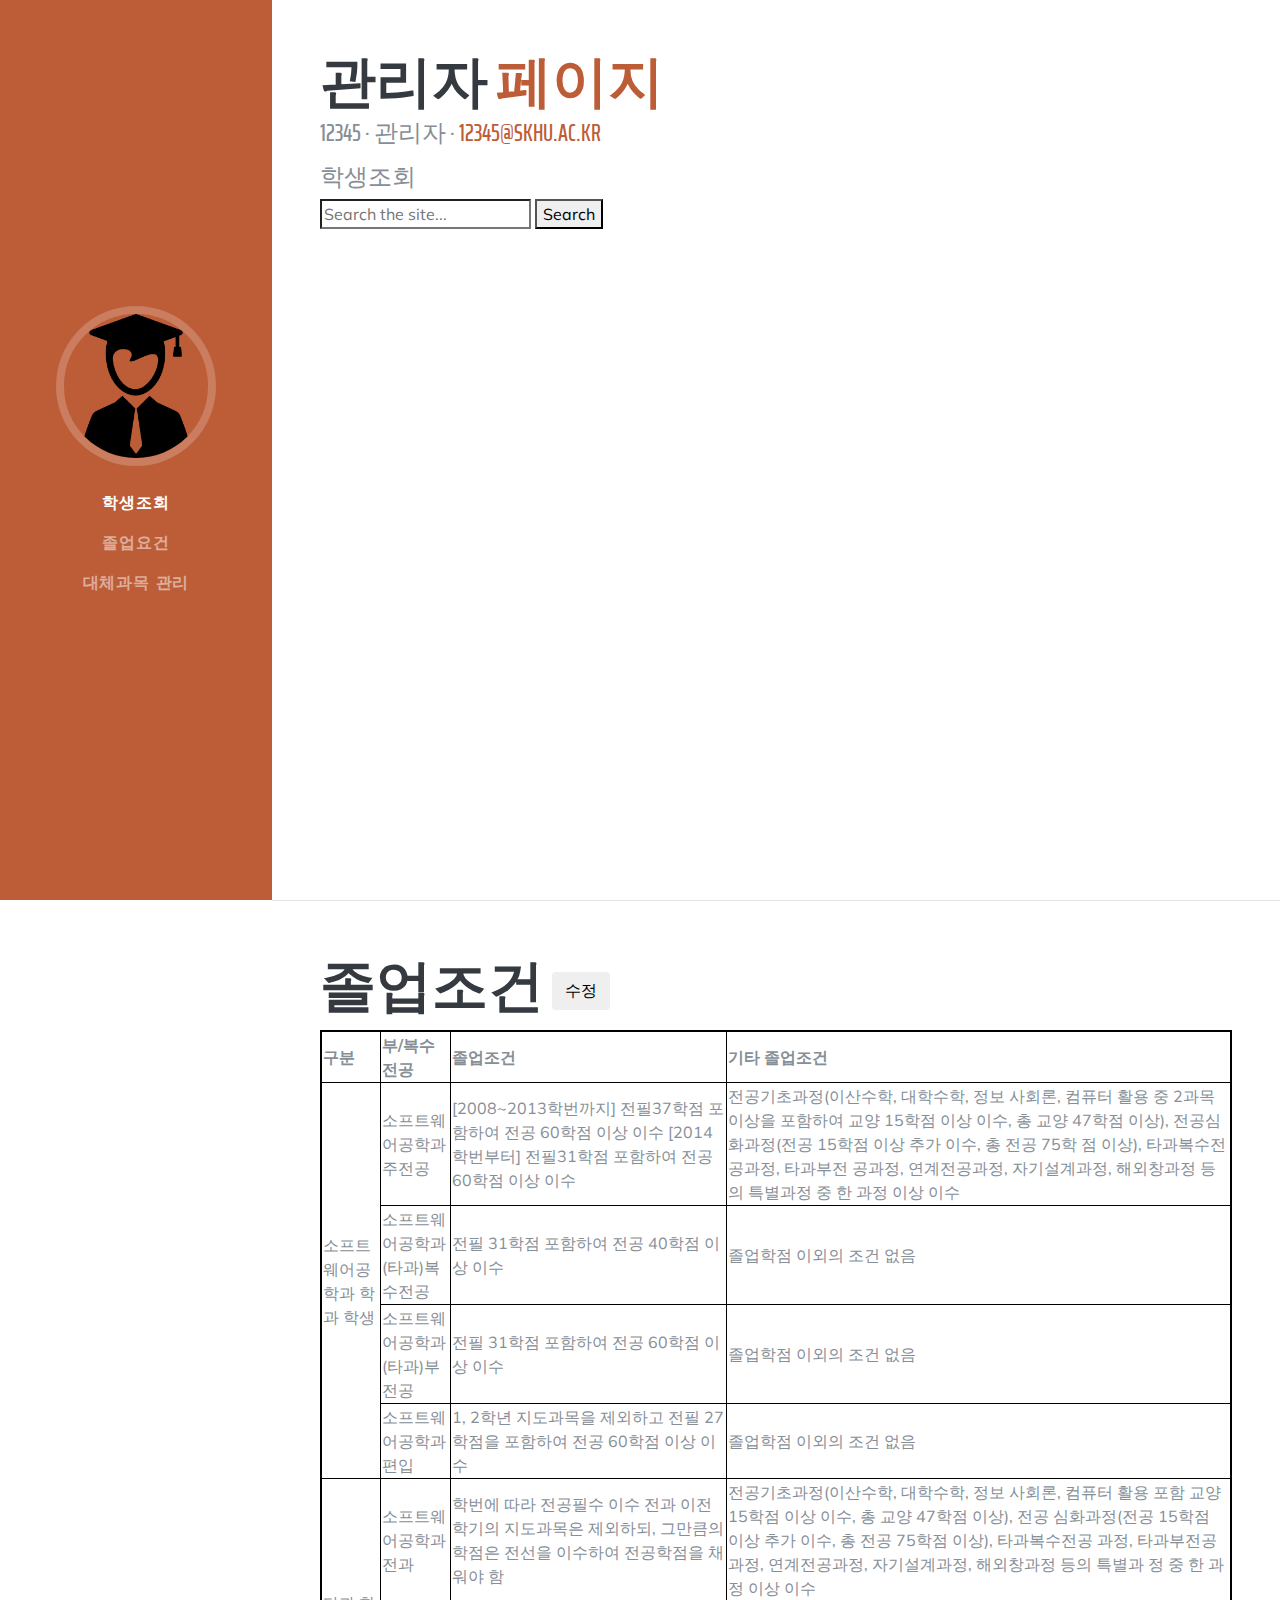
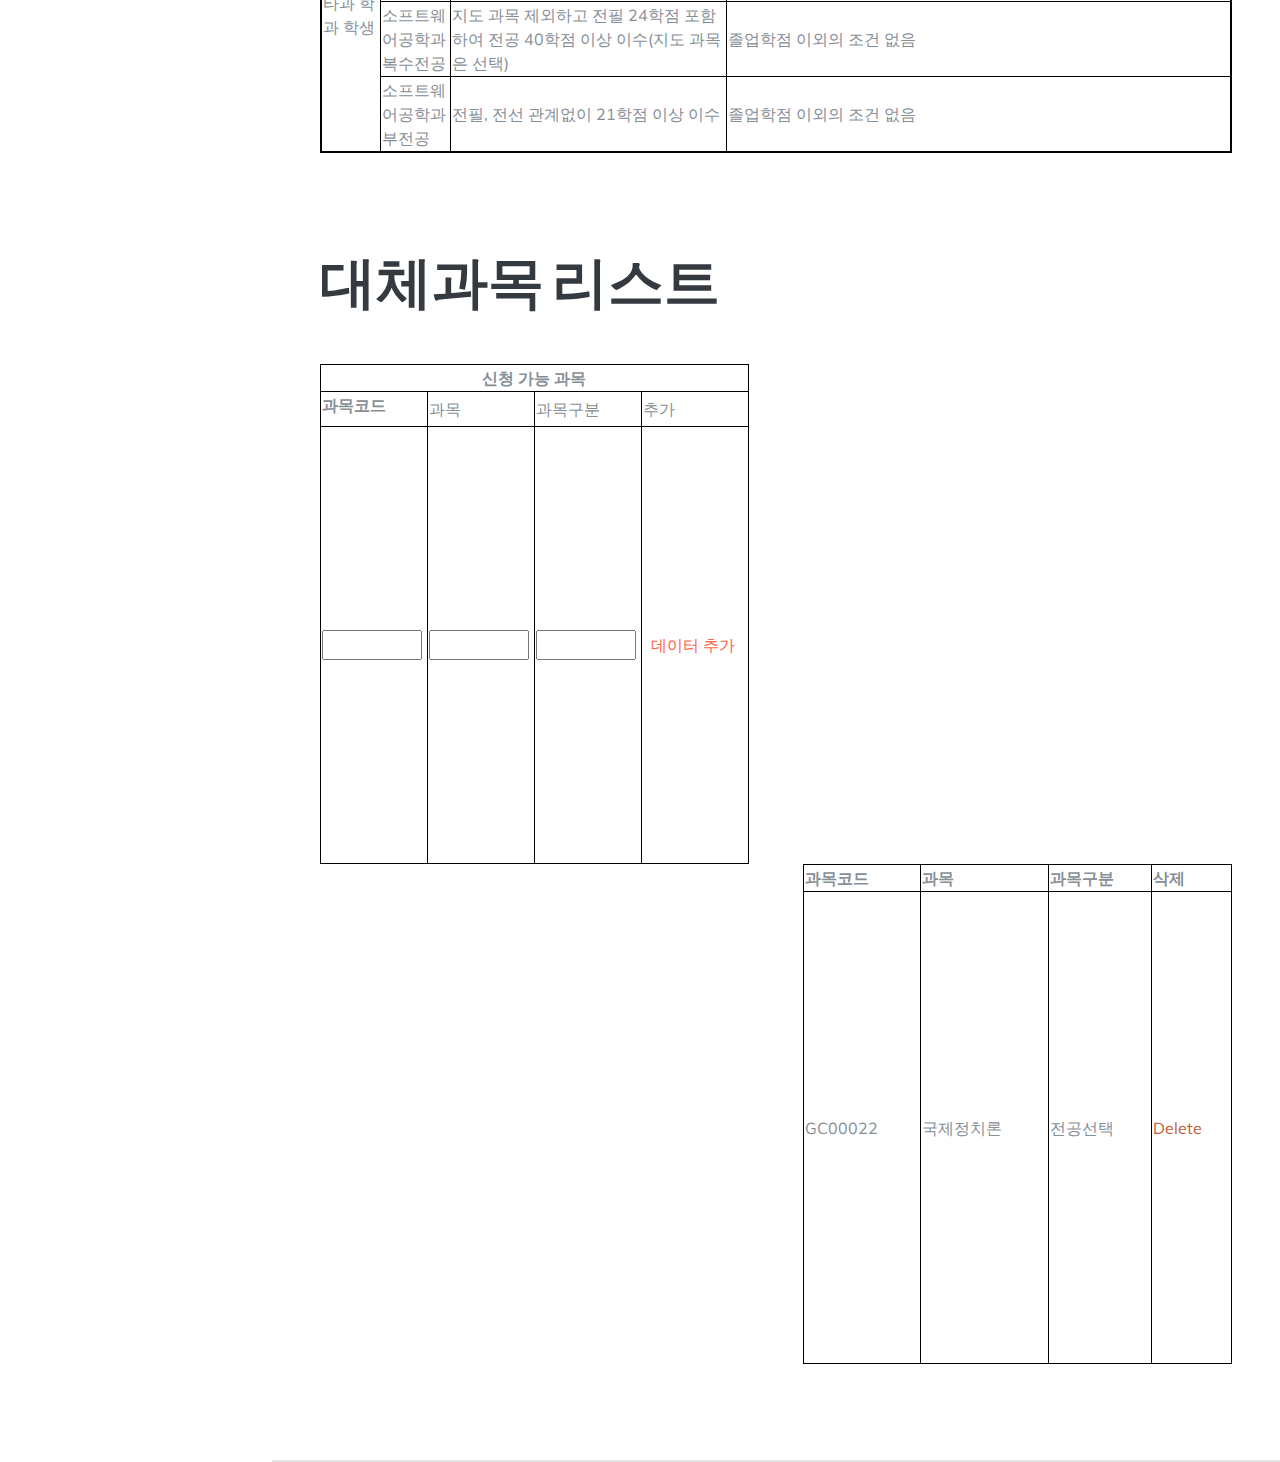
<file: LetMeGraduation/index.html>
<!DOCTYPE html>
<html lang="en">

<head>

    <meta charset="utf-8">
    <meta name="viewport" content="width=device-width, initial-scale=1, shrink-to-fit=no">
    <meta name="description" content="">
    <meta name="author" content="">

    <title>졸업시켜조 - 졸업요건</title>

    <!-- Bootstrap core CSS -->
    <link href="vendor/bootstrap/css/bootstrap.min.css" rel="stylesheet">

    <!-- Custom fonts for this template -->
    <link href="https://fonts.googleapis.com/css?family=Saira+Extra+Condensed:500,700" rel="stylesheet">
    <link href="https://fonts.googleapis.com/css?family=Muli:400,400i,800,800i" rel="stylesheet">
    <link href="vendor/fontawesome-free/css/all.min.css" rel="stylesheet">

    <!-- Custom styles for this template -->
    <link href="css/resume.min.css" rel="stylesheet">

</head>

<body id="page-top">

<nav class="navbar navbar-expand-lg navbar-dark bg-primary fixed-top" id="sideNav">
    <a class="navbar-brand js-scroll-trigger" href="index2.html">
        <span class="d-block d-lg-none">관리자</span>
        <span class="d-none d-lg-block">
          <img class="img-fluid img-profile rounded-circle mx-auto mb-2" src="img/profile.jpg" alt="">
        </span>
    </a>
    <button class="navbar-toggler" type="button" data-toggle="collapse" data-target="#navbarSupportedContent"
            aria-controls="navbarSupportedContent" aria-expanded="false" aria-label="Toggle navigation">
        <span class="navbar-toggler-icon"></span>
    </button>
    <div class="collapse navbar-collapse" id="navbarSupportedContent">
        <ul class="navbar-nav">
            <li class="nav-item">
                <a class="nav-link js-scroll-trigger" href="#about">학생조회</a>
            </li>
               <li class="nav-item">
                <a class="nav-link js-scroll-trigger" href="#elective">졸업요건</a>
            </li>
            <li class="nav-item">
                <a class="nav-link js-scroll-trigger" href="#major_search">대체과목 관리</a>
            </li>                       
        </ul>
    </div>
</nav>

<div class="container-fluid p-0">

    <section class="resume-section p-3 p-lg-5 d-flex d-column" id="about">
        <div class="my-0">
            <h2 class="mb-0">관리자
                <span class="text-primary">페이지</span>
            </h2>
            <div class="subheading mb-2">12345 · 관리자 ·
                <a href="mailto:jih9306@gmail.com">12345@skhu.ac.kr</a>
            </div>
            <div class="subheading mb-1">학생조회</div>
            <form role="search">
                    <div class="search-control">
                        <input type="search" id="site-search" name="q"
                               placeholder="Search the site..."
                               aria-label="Search through site content">
                        <button>Search</button>
                    </div>
                </form>                
                
        </div>
        <!--<p class="lead mb-5">I am experienced in leveraging agile frameworks to provide a robust synopsis for high level overviews. Iterative approaches to corporate strategy foster collaborative thinking to further the overall value proposition.</p>!-->
        <!--
        <div class="social-icons">
            <a href="#">
              <i class="fab fa-linkedin-in"></i>
            </a>
            <a href="#">
              <i class="fab fa-github"></i>
            </a>
            <a href="#">
              <i class="fab fa-twitter"></i>
            </a>
            <a href="#">
              <i class="fab fa-facebook-f"></i>
            </a>
          </div>
          !-->
    </section>

    <hr class="m-0">

    <section class="resume-section p-3 p-lg-5 d-flex flex-column" id="elective">
        <div class="my-auto">
            <h2 class="mb-2">졸업조건 <button class="btn btn-default" >수정</button></h2>
            </div>
            <table style="border: solid black 2px;">
                    <thead style="border: solid black 1px;">
                        <tr>
                            <th>구분</th>
                            <th>부/복수전공</th>
                            <th>졸업조건</th>
                            <th>기타 졸업조건</th>
                        </tr>
                    </thead>
                    <tbody style="border:solid black 1px;">
                    <tr>
                        <td rowspan="4">소프트웨어공학과 학과 학생</td>
                        <td>소프트웨어공학과 주전공</td>
                        <td>[2008~2013학번까지] 전필37학점 포함하여 전공 60학점 이상 이수 [2014학번부터] 전필31학점 포함하여 전공 60학점 이상 이수
                            </td>
                        <td>전공기초과정(이산수학, 대학수학, 정보 사회론, 컴퓨터 활용 중 2과목 이상을 포함하여 교양 15학점 이상 이수, 총 교양 47학점 이상), 전공심화과정(전공 15학점 이상 추가 이수, 총 전공 75학 점 이상), 타과복수전공과정, 타과부전 공과정, 연계전공과정, 자기설계과정, 해외창과정 등의 특별과정 중 한 과정 이상 이수</td>
                    </tr>
                    <tr>
                        <td>소프트웨어공학과 (타과)복수전공</td>
                        <td>전필 31학점 포함하여 전공 40학점 이상 이수 </td>
                        <td>졸업학점 이외의 조건 없음 </td>
                    </tr>
                    <tr>
                        <td>소프트웨어공학과 (타과)부전공</td>
                        <td>전필 31학점 포함하여 전공 60학점 이상 이수</td>
                        <td>졸업학점 이외의 조건 없음</td>
                    </tr>
                    <tr>
                        <td>소프트웨어공학과 편입 </td>
                        <td>1, 2학년 지도과목을 제외하고 전필 27학점을 포함하여 전공 60학점 이상 이수 </td>
                        <td>졸업학점 이외의 조건 없음</td>
                    </tr>
                    <tr>
                       <td rowspan="3">타과 학과 학생</td>
                        <td>소프트웨어공학과 전과</td>
                        <td>학번에 따라 전공필수 이수 전과 이전 학기의 지도과목은 제외하되, 그만큼의 학점은 전선을 이수하여 전공학점을 채워야 함</td>
                        <td>전공기초과정(이산수학, 대학수학, 정보 사회론, 컴퓨터 활용 포함 교양 15학점 이상 이수, 총 교양 47학점 이상), 전공 심화과정(전공 15학점 이상 추가 이수, 총 전공 75학점 이상),  타과복수전공 과정, 타과부전공과정, 연계전공과정, 자기설계과정, 해외창과정 등의 특별과 정 중 한 과정 이상 이수</td>
                    </tr>
                    <tr>
                        <td>소프트웨어공학과 복수전공</td>
                        <td>지도 과목 제외하고 전필 24학점 포함하여 전공 40학점 이상 이수(지도 과목은 선택)</td>
                        <td>졸업학점 이외의 조건 없음</td>
                    </tr>
                    <tr>
                        <td>소프트웨어공학과 부전공</td>
                        <td>전필, 전선 관계없이 21학점 이상 이수</td>
                        <td>졸업학점 이외의 조건 없음</td>
                    </tr>
                    </tbody>
                </table>
    </section>
<!--
    <section class="resume-section p-3 p-lg-5 d-flex flex-column" id="elective">
    <hr class="m-5">
    <table class="t2" id="append_table">
    <colgroup>
    <col style="width:70px">
    <col style="width:200px">
    <col style="width:300px">
    <col style="width:200px">
    </colgroup>

    <thead>
    <tr>
        <th><label for="add_no">폐강과목</label></th>
        <th>대체과목</th>
        <th>Action</th>
    </tr>
    </thead>

    <tbody>
    <tr>
        <td><input type="text" id="add_no"></td>
        <td><input type="text" id="add_name"></td>
        <td><button type="button" id="append_row">데이터 추가</button></td>
    </tr>
    </tbody>

    </table>

        <h2 class="mb-5">대체과목 리스트</h2>
        <div class="mb-5">
        <table class="t2" id="list_table">
                <thead>
                    <tr>
                        <th>폐강과목</th>
                        <th>대체과목</th>
                        <th>삭제</th>
                    </tr>
                </thead>
                <tbody>
                    <tr>
                        <td>과목1</td>
                        <td>과목2</td>
                        <td>
                            <a href="#" class="delete-link">Delete</a>
                        </td>
                    </tr>
                   
                </tbody>
            </table>
        </div>
          
        </div>
        
    </section>

-->
<div class="container-fluid p-0">
        <section class="resume-section p-3 p-lg-5 d-flex flex-column" id="major_replace">
            <h2 class="mb-5">대체과목 리스트</h2>
            
            <table  class="t2"  style="width:47%; float:left;" id="append_table">
                    <thead>
                    <tr>
                         <th style="text-align:center" colspan="4">신청 가능 과목</th>
                    </tr>
                    <tr>
                        <th><label for="add_no">과목코드</label></th>
                        <td>과목</td>
                        <td>과목구분</td>
                        <td>추가</td>
                    </tr>
                    </thead>
        
                    <tbody>
                    <tr>
                        <td><input style="width:100px" type="text" id="add_no"></td>
                        <td><input style="width:100px" type="text" id="add_name"></td>
                        <td><input style="width:100px" type="test" id="add_list"></td>
                        <td><button type="button" id="append_row" style="width:100px; border:none; background-color: white; color: tomato">데이터 추가</button></td>
                    </tr>
                    </tbody>
        
            </table>
                <div class="mb-5">
                <table  class="t2" id="list_table" style="width:47% ;float:right">
                        <thead>
                            <tr>
                                <th>과목코드</th>
                                <th>과목</th>
                                <th>과목구분</th>
                                <th>삭제</th>
                            </tr>
                        </thead>
                        <tbody>
                            <tr>
                               <td>GC00022</td>
                                <td>국제정치론</td>
                                <td>전공선택</td>
                                <td>
                                    <a href="#" class="delete-link">Delete</a>
                                </td>
                            </tr>
                           
                        </tbody>
                    </table>
                </div>
    
                </div>
            </section>

    <hr class="m-0">
    </section>

    <hr class="m-0">


</div>

<!-- Bootstrap core JavaScript -->
<script src="vendor/jquery/jquery.min.js"></script>
<script src="vendor/bootstrap/js/bootstrap.bundle.min.js"></script>

<!-- Plugin JavaScript -->
<script src="vendor/jquery-easing/jquery.easing.min.js"></script>

<!-- Custom scripts for this template -->
<script src="js/resume.min.js"></script>

</body>

</html>
</file>
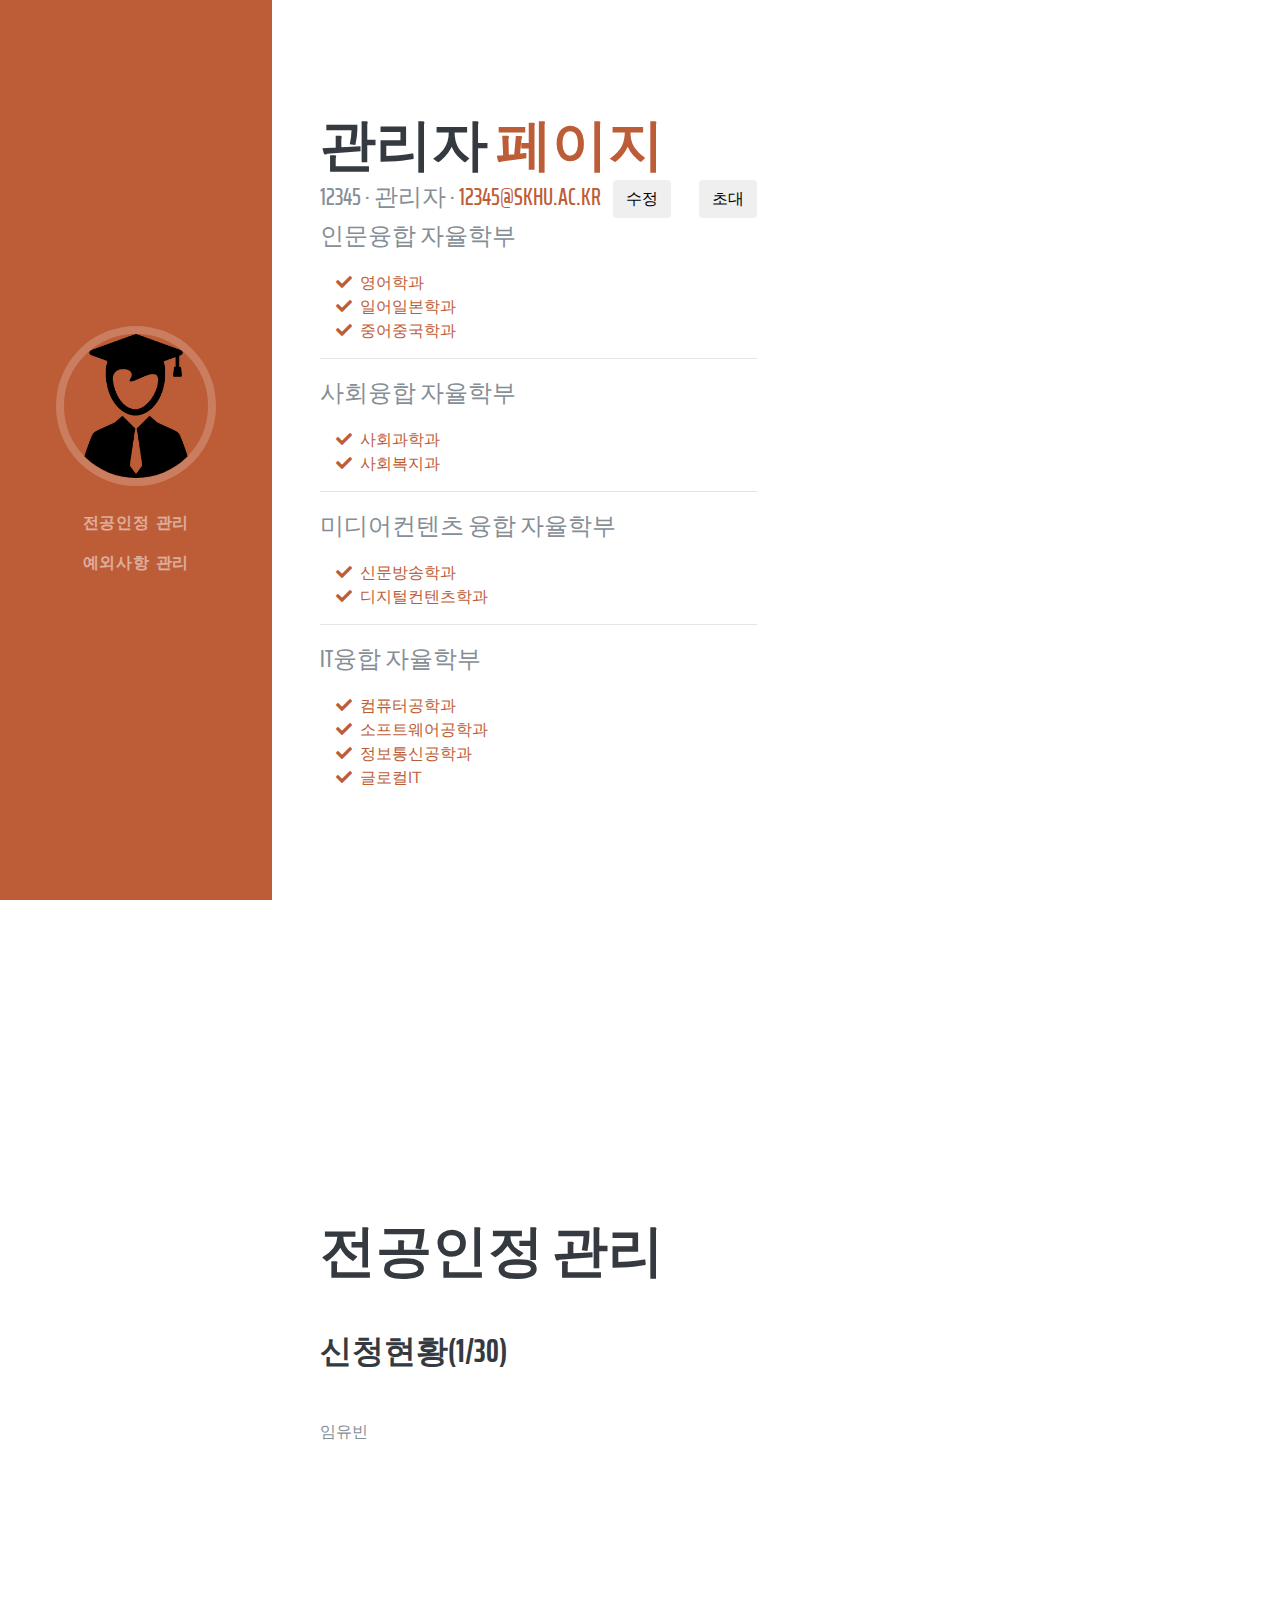
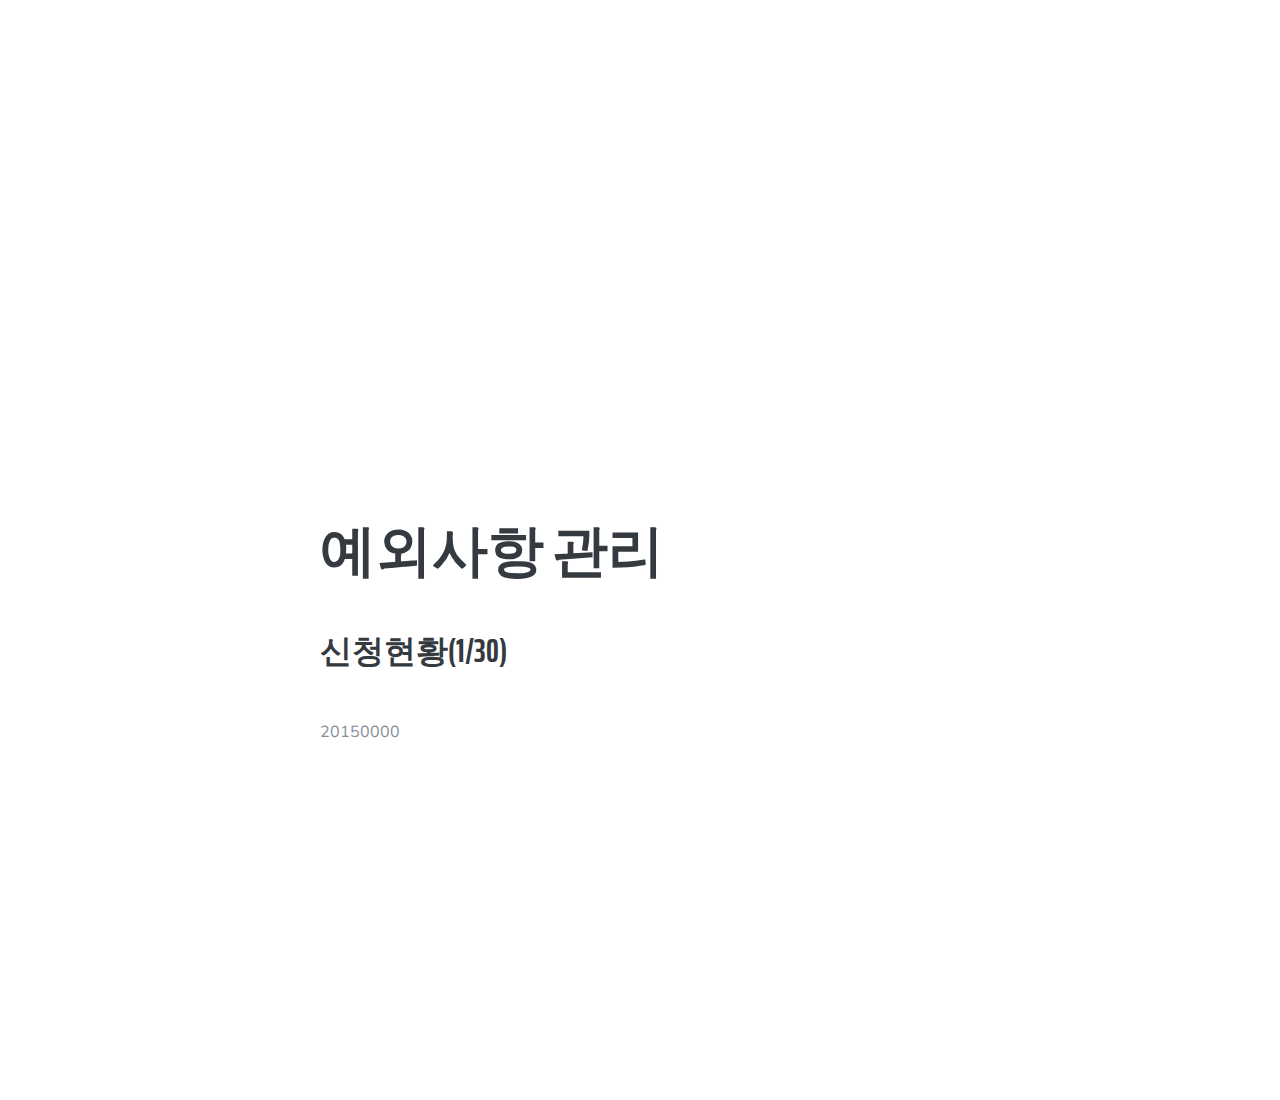
<file: LetMeGraduation/index2.html>
<!DOCTYPE html>
<html lang="en">

<head>

    <meta charset="utf-8">
    <meta name="viewport" content="width=device-width, initial-scale=1, shrink-to-fit=no">
    <meta name="description" content="">
    <meta name="author" content="">

    <title>졸업시켜조 - 졸업요건</title>

    <!-- Bootstrap core CSS -->
    <link href="vendor/bootstrap/css/bootstrap.min.css" rel="stylesheet">

    <!-- Custom fonts for this template -->
    <link href="https://fonts.googleapis.com/css?family=Saira+Extra+Condensed:500,700" rel="stylesheet">
    <link href="https://fonts.googleapis.com/css?family=Muli:400,400i,800,800i" rel="stylesheet">
    <link href="vendor/fontawesome-free/css/all.min.css" rel="stylesheet">

    <!-- Custom styles for this template -->
    <link href="css/resume.min.css" rel="stylesheet">

</head>

<body id="page-top">

<nav class="navbar navbar-expand-lg navbar-dark bg-primary fixed-top" id="sideNav">
    <a class="navbar-brand js-scroll-trigger" href="#page-top">
        <span class="d-block d-lg-none">관리자</span>
        <span class="d-none d-lg-block">
          <img class="img-fluid img-profile rounded-circle mx-auto mb-2" src="img/profile.jpg" alt="">
        </span>
    </a>
    <button class="navbar-toggler" type="button" data-toggle="collapse" data-target="#navbarSupportedContent"
            aria-controls="navbarSupportedContent" aria-expanded="false" aria-label="Toggle navigation">
        <span class="navbar-toggler-icon"></span>
    </button>
    <div class="collapse navbar-collapse" id="navbarSupportedContent">
            <ul class="navbar-nav">
                <li class="nav-item">
                    <a class="nav-link js-scroll-trigger" href="#major_check">전공인정 관리</a>
                </li>
                <li class="nav-item">
                        <a class="nav-link js-scroll-trigger" href="#major_search">예외사항 관리</a>
                    </li>                                    
            </ul>
    </div>
</nav>

<div class="container-fluid p-0">

    <section class="resume-section p-3 p-lg-5 d-flex d-column" id="about">
        <div class="my-auto">
            <h2 class="mb-0">관리자
                <span class="text-primary">페이지</span>
            </h2>
            <div class="subheading mb-0">12345 · 관리자 ·
                <a href="mailto:jih9306@gmail.com">12345@skhu.ac.kr</a> &nbsp;
                <a data-target="#layerpop_sm1" data-toggle="modal">
                    <button class="btn btn-default" >수정</button>
                </a>

                <div class="modal fade" id="layerpop_sm1" >
                    <div class="modal-dialog">
                        <div class="modal-content">
                            <!-- header -->
                            <div class="modal-header">
                                <!-- header title -->
                                <h4>관리자 수정</h4>
                            </div>
                            <br/>
                            <!-- body -->
                            <div class="container">
                                <form method="post" modelAttribute="student">  
                                  <div class="form-group">
                                    <label>교직원번호:</label>
                                    <input path="studentNumber" class="form-control w200"/>
                                  </div>
                                  <div class="form-group">
                                    <label>이름:</label>
                                    <input path="name" class="form-control w200" />
                                  </div>
                                  <div class="form-group">
                                    <label>메일</label>
                                    <input path="email" class="form-control w200" />
                                  </div>
                                  <br/>
                                  <div>
                                    <button type="submit" class="btn btn-primary">
                                      <span class="glyphicon glyphicon-ok"></span> 저장</button>
                                    
                                      <a href="delete?id=${ student.id }" class="btn btn-danger" data-confirm-delete>
                                        <i class="glyphicon glyphicon-remove"></i> 삭제</a>

                                    <a href="list" class="btn btn-info">목록으로</a>
                                  </div>
                                </form>
                              </div>
                            </ul>
                            <br/>
                            <!-- Footer -->
                            <div class="modal-footer">
                                <button type="button" class="btn btn-default" data-dismiss="modal">닫기</button>
                            </div>
                        </div>
                    </div>
                </div>     

                <button class="btn btn-default" >초대</button>
                </div>
                <div class="subheading mb-3">인문융합 자율학부</div>
                <ul class="fa-ul mb-0">
                    <li><a class="js-scroll-trigger" href="#major_search">
                        <i class="fa-li fa fa-check"></i>
                    영어학과</a></li>
                    <li><a class="js-scroll-trigger" href="#major_search">
                        <i class="fa-li fa fa-check"></i>
                        일어일본학과</a></li>
                    <li><a class="js-scroll-trigger" href="#major_search">
                        <i class="fa-li fa fa-check"></i>
                        중어중국학과</a></li>
                    </ul>
               <hr>
                <div class="subheading mb-3">사회융합 자율학부</div>
                <ul class="fa-ul mb-0">
                    <li><a class="js-scroll-trigger" href="#major_search">
                        <i class="fa-li fa fa-check"></i>
                       사회과학과</a></li>
                    <li><a class="js-scroll-trigger" href="#major_search">
                        <i class="fa-li fa fa-check"></i>
                        사회복지과</a></li>
                    </ul>
                <hr>
                <div class="subheading mb-3">미디어컨텐츠 융합 자율학부</div>
                <ul class="fa-ul mb-0">
                    <li><a class="js-scroll-trigger" href="#major_search">
                        <i class="fa-li fa fa-check"></i>
                       신문방송학과</a></li>
                    <li><a class="js-scroll-trigger" href="#major_search">
                        <i class="fa-li fa fa-check"></i>
                        디지털컨텐츠학과</a></li>
                    </ul>
                <hr>
                <div class="subheading mb-3">IT융합 자율학부</div>
                <ul class="fa-ul mb-0">
                    <li><a class="js-scroll-trigger" href="#major_search">
                        <i class="fa-li fa fa-check"></i>
                       컴퓨터공학과</a></li>
                    <li><a class="js-scroll-trigger" href="index.html">
                        <i class="fa-li fa fa-check"></i>
                        소프트웨어공학과</a></li>
                    <li><a class="js-scroll-trigger" href="#major_search">
                        <i class="fa-li fa fa-check"></i>
                        정보통신공학과</a></li>
                    <li><a class="js-scroll-trigger" href="#major_search">
                        <i class="fa-li fa fa-check"></i>
                        글로컬IT</a></li>
                    </ul>

        </div>
        <!--<p class="lead mb-5">I am experienced in leveraging agile frameworks to provide a robust synopsis for high level overviews. Iterative approaches to corporate strategy foster collaborative thinking to further the overall value proposition.</p>!-->
        <!--
        <div class="social-icons">
            <a href="#">
              <i class="fab fa-linkedin-in"></i>
            </a>
            <a href="#">
              <i class="fab fa-github"></i>
            </a>
            <a href="#">
              <i class="fab fa-twitter"></i>
            </a>
            <a href="#">
              <i class="fab fa-facebook-f"></i>
            </a>
          </div>
          !-->
    </section>
    <section class="resume-section p-3 p-lg-5 d-flex flex-column" id="major_check">
            <div class="my-auto">
                <h2 class="mb-5">전공인정 관리</h2>
    
                <h3 class="mb-0">신청현황(1/30)</h3><br/>
    
                <div class="resume-content mr-auto">
                    <br/>
                    <a data-target="#layerpop_sm1" data-toggle="modal">
                        <p>임유빈</p>
                    </a>
    
                    <div class="modal fade" id="layerpop_sm1" >
                        <div class="modal-dialog">
                            <div class="modal-content" style="padding-left:10px; padding-right:10px">
                                <!-- header -->
                                <div class="modal-header">
                                    <!-- header title -->
                                    <h4></h4>
                                </div>
                                <!-- body -->
                                <table style="">
                                    <tr>
                                        <td style="width : 20px">과목1</td>
                                        <td style="width : 20px">과목2</td>
                                        <td style="width : 5px"><button>승인</button></td>
                                    </tr>
                                </table>
                                <!-- Footer -->
                                <br/>
                                <div class="modal-footer">
                                    <button type="button" class="btn btn-default" data-dismiss="modal">닫기</button>
                                </div>
                            </div>
                        </div>
                    </div>     
                </div>
    
            </div>
        </section>
    <section class="resume-section p-3 p-lg-5 d-flex flex-column" id="major_search">
            <div class="my-auto">
                <h2 class="mb-5">예외사항 관리</h2>
    
                <h3 class="mb-0">신청현황(1/30)</h3><br/>
    
                <div class="resume-content mr-auto">
                    <br/>
                    <a data-target="#layerpop_sm1" data-toggle="modal">
                        <p>20150000</p>
                    </a>
    
                    <div class="modal fade" id="layerpop_sm1" >
                        <div class="modal-dialog">
                            <div class="modal-content">
                                <!-- header -->
                                <div class="modal-header">
                                    <!-- header title -->
                                    <h4></h4>
                                </div>
                                <!-- body -->
                                <ul class="fa-ul mb-0">
                                    <li class="modal_Ncheck">
                                        <i class="fa-li fa fa-spinner fa-spin"></i>
                                    </li>
                                    
                                </ul>
                                <!-- Footer -->
                                <br/>
                                <div class="modal-footer">
                                    <button type="button" class="btn btn-default" data-dismiss="modal">닫기</button>
                                </div>
                            </div>
                        </div>
                    </div>     
                </div>
    
            </div>
        </section>
    </div>
<!-- Bootstrap core JavaScript -->
<script src="vendor/jquery/jquery.min.js"></script>
<script src="vendor/bootstrap/js/bootstrap.bundle.min.js"></script>

<!-- Plugin JavaScript -->
<script src="vendor/jquery-easing/jquery.easing.min.js"></script>

<!-- Custom scripts for this template -->
<script src="js/resume.min.js"></script>
</body>

</html>
</file>
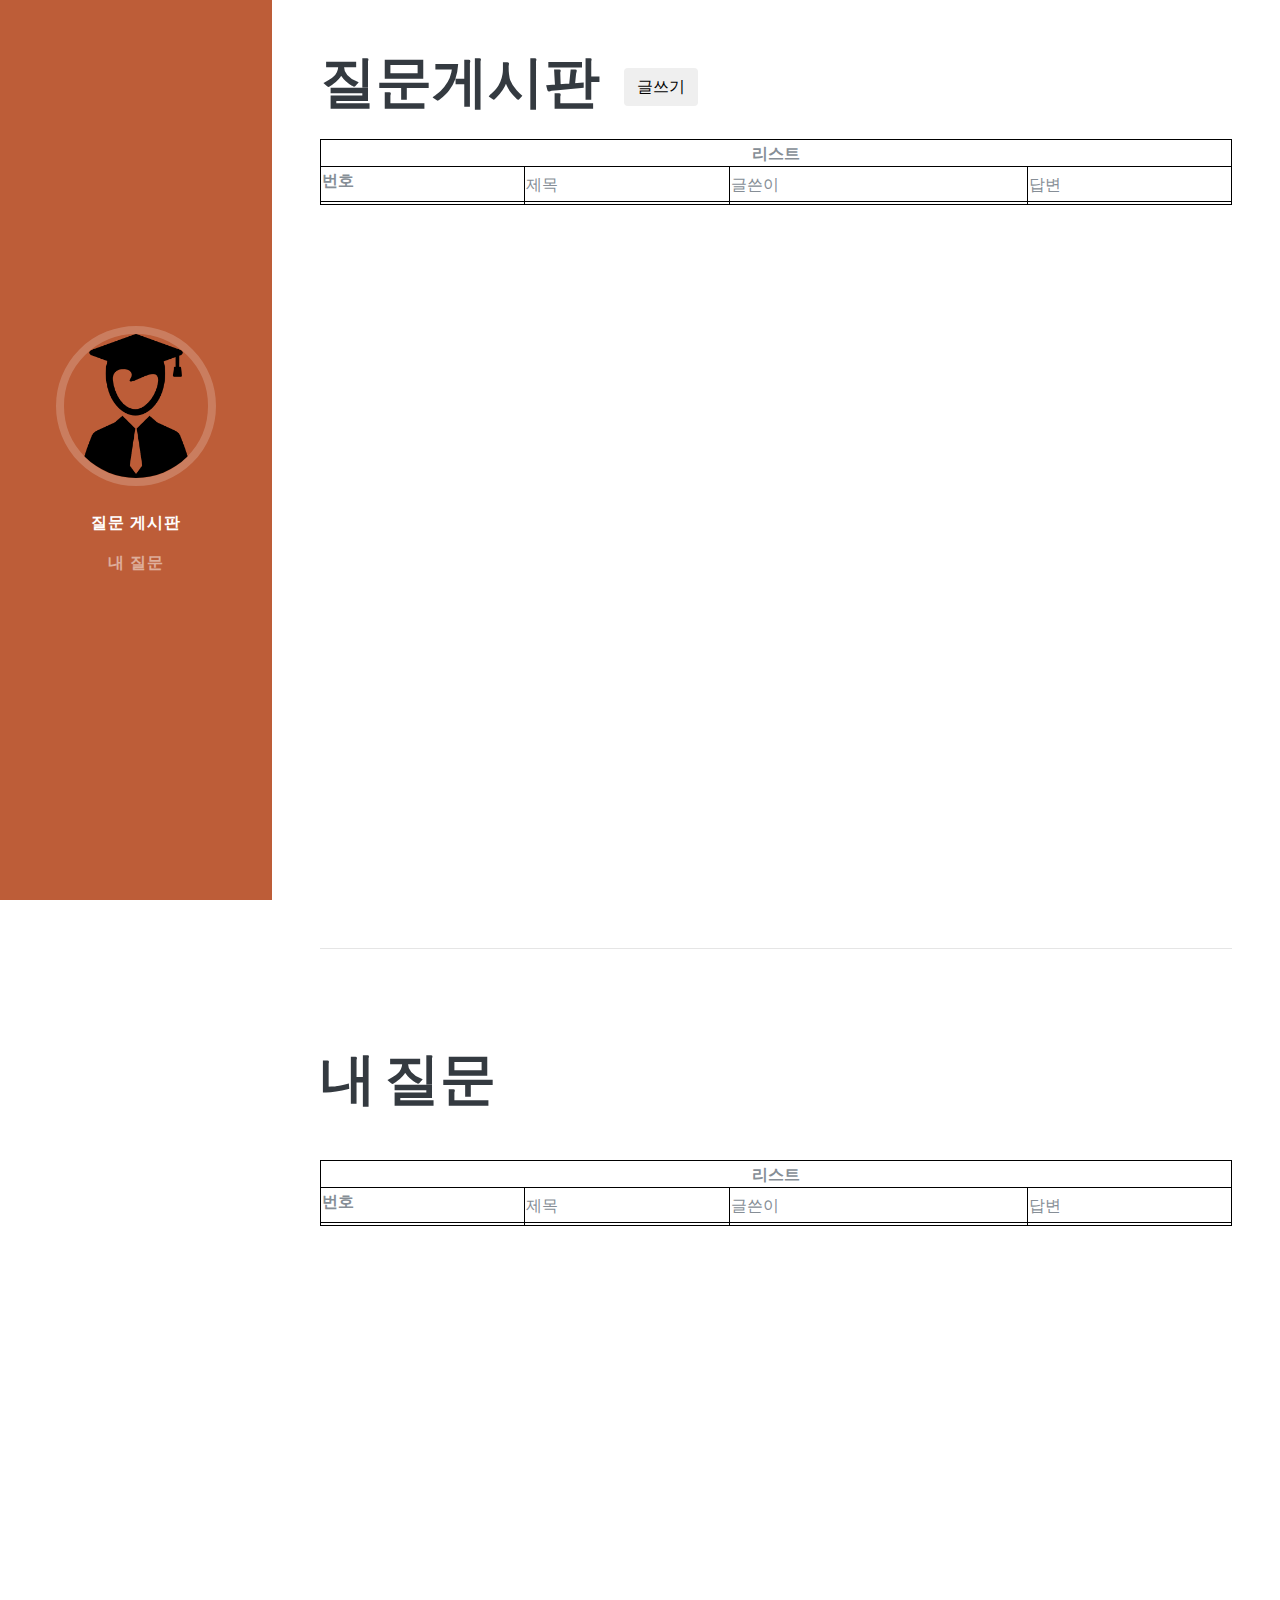
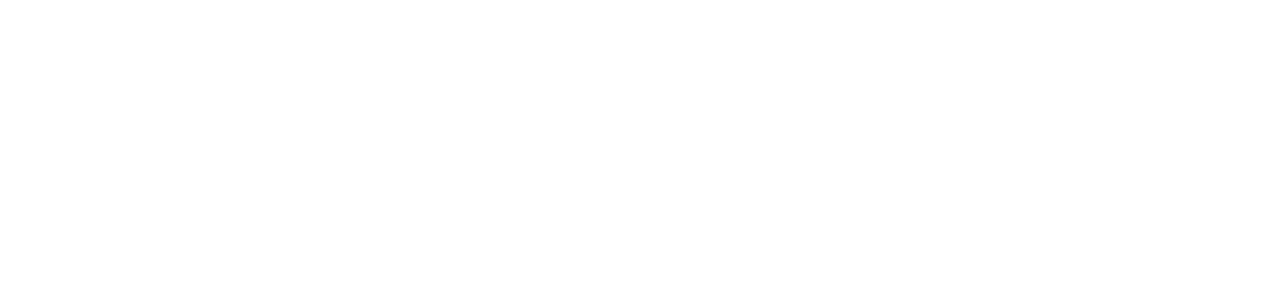
<file: LetMeGraduation/question.html>
<!--문의사항-->
<!--예외사항신청-->

<!DOCTYPE html>
<html lang="en">

<head>

    <meta charset="utf-8">
    <meta name="viewport" content="width=device-width, initial-scale=1, shrink-to-fit=no">
    <meta name="description" content="">
    <meta name="author" content="">

    <title>졸업시켜조 - 졸업요건</title>

    <!-- Bootstrap core CSS -->
    <link href="vendor/bootstrap/css/bootstrap.min.css" rel="stylesheet">

    <!-- Custom fonts for this template -->
    <link href="https://fonts.googleapis.com/css?family=Saira+Extra+Condensed:500,700" rel="stylesheet">
    <link href="https://fonts.googleapis.com/css?family=Muli:400,400i,800,800i" rel="stylesheet">
    <link href="vendor/fontawesome-free/css/all.min.css" rel="stylesheet">

    <!-- Custom styles for this template -->
    <link href="css/resume.min.css" rel="stylesheet">

</head>

<body id="page-top">

<nav class="navbar navbar-expand-lg navbar-dark bg-primary fixed-top" id="sideNav">
    <a class="navbar-brand js-scroll-trigger" href="student.html">
        <span class="d-block d-lg-none">홍길동</span>
        <span class="d-none d-lg-block">
          <img class="img-fluid img-profile rounded-circle mx-auto mb-2" src="img/profile.jpg" alt="">
        </span>
    </a>
    <button class="navbar-toggler" type="button" data-toggle="collapse" data-target="#navbarSupportedContent"
            aria-controls="navbarSupportedContent" aria-expanded="false" aria-label="Toggle navigation">
        <span class="navbar-toggler-icon"></span>
    </button>
    <div class="collapse navbar-collapse" id="navbarSupportedContent">
        <ul class="navbar-nav">
            <li class="nav-item">
                <a class="nav-link js-scroll-trigger" href="#board">질문 게시판</a>
            </li>
            <li class="nav-item">
                <a class="nav-link js-scroll-trigger" href="#my_board">내 질문</a>
            </li>                       
        </ul>
    </div>
</nav>

<div class="container-fluid p-0">
    <section class="resume-section p-3 p-lg-5 d-flex flex-column" id="board">
            <h2 class="mb-0">질문게시판 &nbsp; 
                    <span class="text-primary">
                        <a data-target="#layerpop_e1" data-toggle="modal">
                            <button class="btn btn-default" >글쓰기</button>
                        </a>
                    </span>
                </h2>
                    <div class="modal fade" id="layerpop_e1" >
                    <div class="modal-dialog">
                        <div class="modal-content">
                            <!-- header -->
                            <div class="modal-header">
                                <!-- header title -->
                                <h4>게시판 글쓰기</h4>
                            </div>
                            <br/>
                            <!-- body -->
                            <div class="container">
                                <form style="padding: 10px"method="post" modelAttribute="student">  
                                  <div class="form-group">
                                    <label>제목:</label>
                                    <input path="title"/>
                                  </div>
                                  <div class="form-group">
                                    <label>내용:</label>
                                    <br/>
                                    <textarea name="content" cols="40" rows="8" ></textarea>
                                  </div>
                                  <br/>
                                  <div>
                                    <button type="submit" class="btn btn-primary">
                                      <span class="glyphicon glyphicon-ok"></span> 저장</button>
                                    
                                      <a href="delete?id=${ student.id }" class="btn btn-danger" data-confirm-delete>
                                        <i class="glyphicon glyphicon-remove"></i> 삭제</a>

                                    <a href="list" class="btn btn-info">목록으로</a>
                                  </div>
                                </form>
                              </div>
                            </ul>
                            <br/>
                            <!-- Footer -->
                            <div class="modal-footer">
                                <button type="button" class="btn btn-default" data-dismiss="modal">닫기</button>
                            </div>
                        </div>
                    </div>
                </div>     
        <table  class="q_t" id="append_table">
                <thead>
                <tr>
                     <th style="text-align:center" colspan="4">리스트</th>
                </tr>
                <tr>
                    <th><label for="add_no">번호</label></th>
                    <td>제목</td>
                    <td>글쓴이</td>
                    <td>답변</td>
                </tr>
                </thead>
    
                <tbody>
                <tr>
                    <td id="add_no"></td>
                    <td id="add_name"></td>
                    <td id="add_list"></td>
                    <td></td>
                </tr>
                </tbody>
    
        </table>
        </div>
        <hr class="m-5">

        </section>

        <section class="resume-section p-3 p-lg-5 d-flex flex-column" id="my_board">
            <h2 class="mb-5">내 질문</h2>
            
            <table class="q_t"  id="append_table">
                    <thead>
                    <tr>
                         <th style="text-align:center" colspan="4">리스트</th>
                    </tr>
                    <tr>
                        <th><label for="add_no">번호</label></th>
                        <td>제목</td>
                        <td>글쓴이</td>
                        <td>답변</td>
                    </tr>
                    </thead>
        
                    <tbody>
                    <tr>
                        <td id="add_no"></td>
                        <td id="add_name"></td>
                        <td id="add_list"></td>
                        <td></td>
                    </tr>
                    </tbody>
        
            </table>
        </section>

</div>

<!-- Bootstrap core JavaScript -->
<script src="vendor/jquery/jquery.min.js"></script>
<script src="vendor/bootstrap/js/bootstrap.bundle.min.js"></script>

<!-- Plugin JavaScript -->
<script src="vendor/jquery-easing/jquery.easing.min.js"></script>

<!-- Custom scripts for this template -->
<script src="js/resume.min.js"></script>

</body>

</html>
</file>
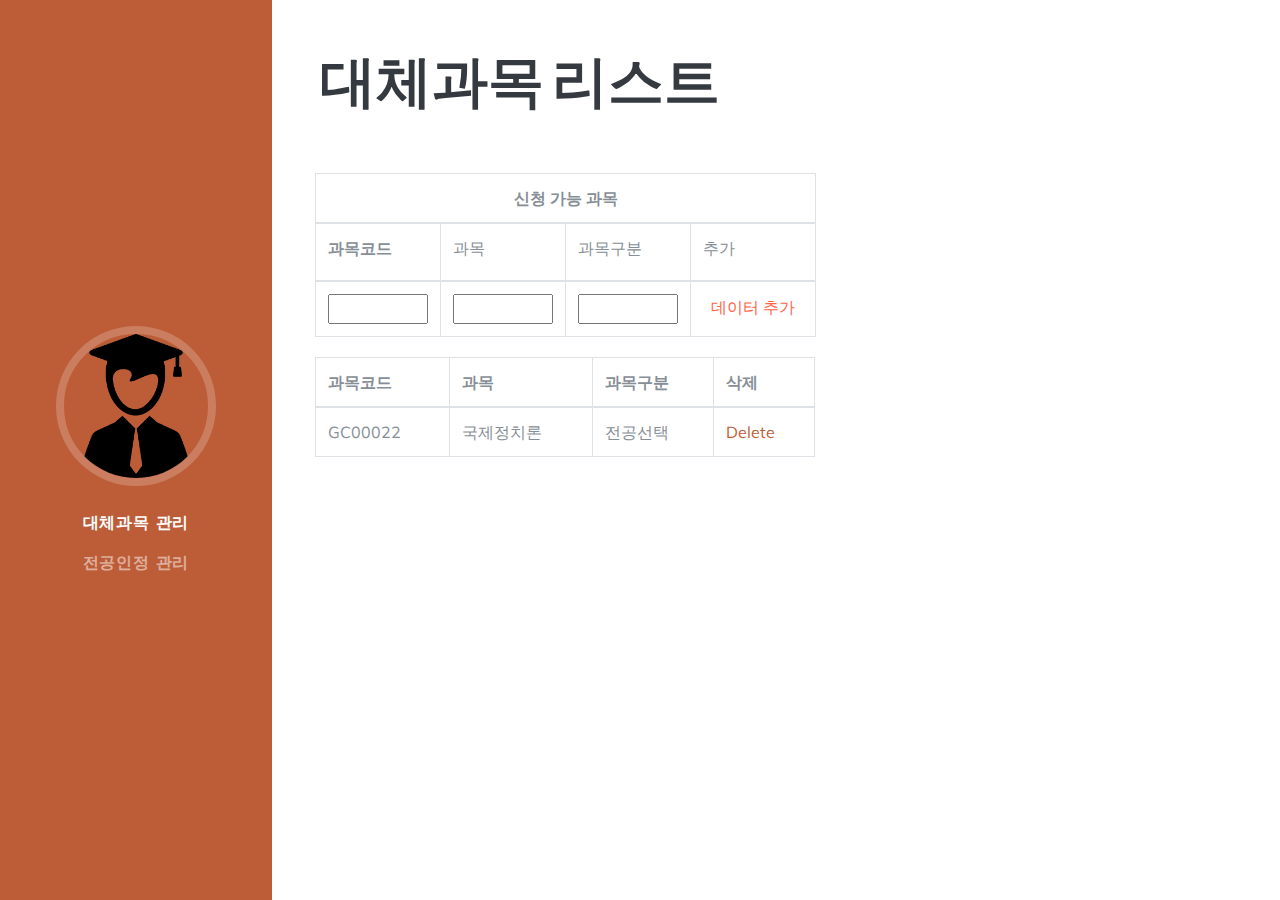
<file: LetMeGraduation/request.html>
<!--예외사항신청-->

<!DOCTYPE html>
<html lang="en">

<head>

    <meta charset="utf-8">
    <meta name="viewport" content="width=device-width, initial-scale=1, shrink-to-fit=no">
    <meta name="description" content="">
    <meta name="author" content="">

    <title>졸업시켜조 - 졸업요건</title>

    <!-- Bootstrap core CSS -->
    <link href="vendor/bootstrap/css/bootstrap.min.css" rel="stylesheet">

    <!-- Custom fonts for this template -->
    <link href="https://fonts.googleapis.com/css?family=Saira+Extra+Condensed:500,700" rel="stylesheet">
    <link href="https://fonts.googleapis.com/css?family=Muli:400,400i,800,800i" rel="stylesheet">
    <link href="vendor/fontawesome-free/css/all.min.css" rel="stylesheet">

    <!-- Custom styles for this template -->
    <link href="css/resume.min.css" rel="stylesheet">

</head>

<body id="page-top">

<nav class="navbar navbar-expand-lg navbar-dark bg-primary fixed-top" id="sideNav">
    <a class="navbar-brand js-scroll-trigger" href="student.html">
        <span class="d-block d-lg-none">홍길동</span>
        <span class="d-none d-lg-block">
          <img class="img-fluid img-profile rounded-circle mx-auto mb-2" src="img/profile.jpg" alt="">
        </span>
    </a>
    <button class="navbar-toggler" type="button" data-toggle="collapse" data-target="#navbarSupportedContent"
            aria-controls="navbarSupportedContent" aria-expanded="false" aria-label="Toggle navigation">
        <span class="navbar-toggler-icon"></span>
    </button>
    <div class="collapse navbar-collapse" id="navbarSupportedContent">
        <ul class="navbar-nav">
               <li class="nav-item">
                <a class="nav-link js-scroll-trigger" href="#major_replace">대체과목 관리</a>
            </li>
            <li class="nav-item">
                <a class="nav-link js-scroll-trigger" href="#major_check">전공인정 관리</a>
            </li>                       
        </ul>
    </div>
</nav>

<div class="container-fluid p-0">
    <section class="resume-section p-3 p-lg-5 d-flex flex-column" id="major_replace">
        <h2 class="mb-5">대체과목 리스트</h2>
        <div class="row">
	        <div class="col-mb-4">
	       		 <table  class="table table-bordered" id="append_table" style="width:300px;height:150px; margin:10px">
	                <thead>
	                <tr>
	                     <th style="text-align:center" colspan="4">신청 가능 과목</th>
	                </tr>
	                <tr>
	                    <th><label for="add_no">과목코드</label></th>
	                    <td>과목</td>
	                    <td>과목구분</td>
	                    <td>추가</td>
	                </tr>
	                </thead>
	    
	                <tbody>
	                <tr>
	                    <td><input style="width:100px" type="text" id="add_no"></td>
	                    <td><input style="width:100px" type="text" id="add_name"></td>
	                    <td><input style="width:100px" type="test" id="add_list"></td>
	                    <td><button type="button" id="append_row" style="width:100px; border:none; background-color: white; color: tomato">데이터 추가</button></td>
	                </tr>
	                </tbody>
	    
	        </table>
	        </div>
	        <div class="col-mb-8">
	            <table class="table table-bordered table-hover" id="list_table" style="width:500px; margin:10px">
	                    <thead>
	                        <tr>
	                            <th>과목코드</th>
	                            <th>과목</th>
	                            <th>과목구분</th>
	                            <th>삭제</th>
	                        </tr>
	                    </thead>
	                    <tbody>
	                        <tr>
	                           <td>GC00022</td>
	                            <td>국제정치론</td>
	                            <td>전공선택</td>
	                            <td>
	                                <a href="#" class="delete-link">Delete</a>
	                            </td>
	                        </tr>
	                       
	                    </tbody>
	                </table>
			</div>
		</div>
            
    </section>

</div>

<!-- Bootstrap core JavaScript -->
<script src="vendor/jquery/jquery.min.js"></script>
<script src="vendor/bootstrap/js/bootstrap.bundle.min.js"></script>

<!-- Plugin JavaScript -->
<script src="vendor/jquery-easing/jquery.easing.min.js"></script>

<!-- Custom scripts for this template -->
<script src="js/resume.min.js"></script>

</body>

</html>
</file>
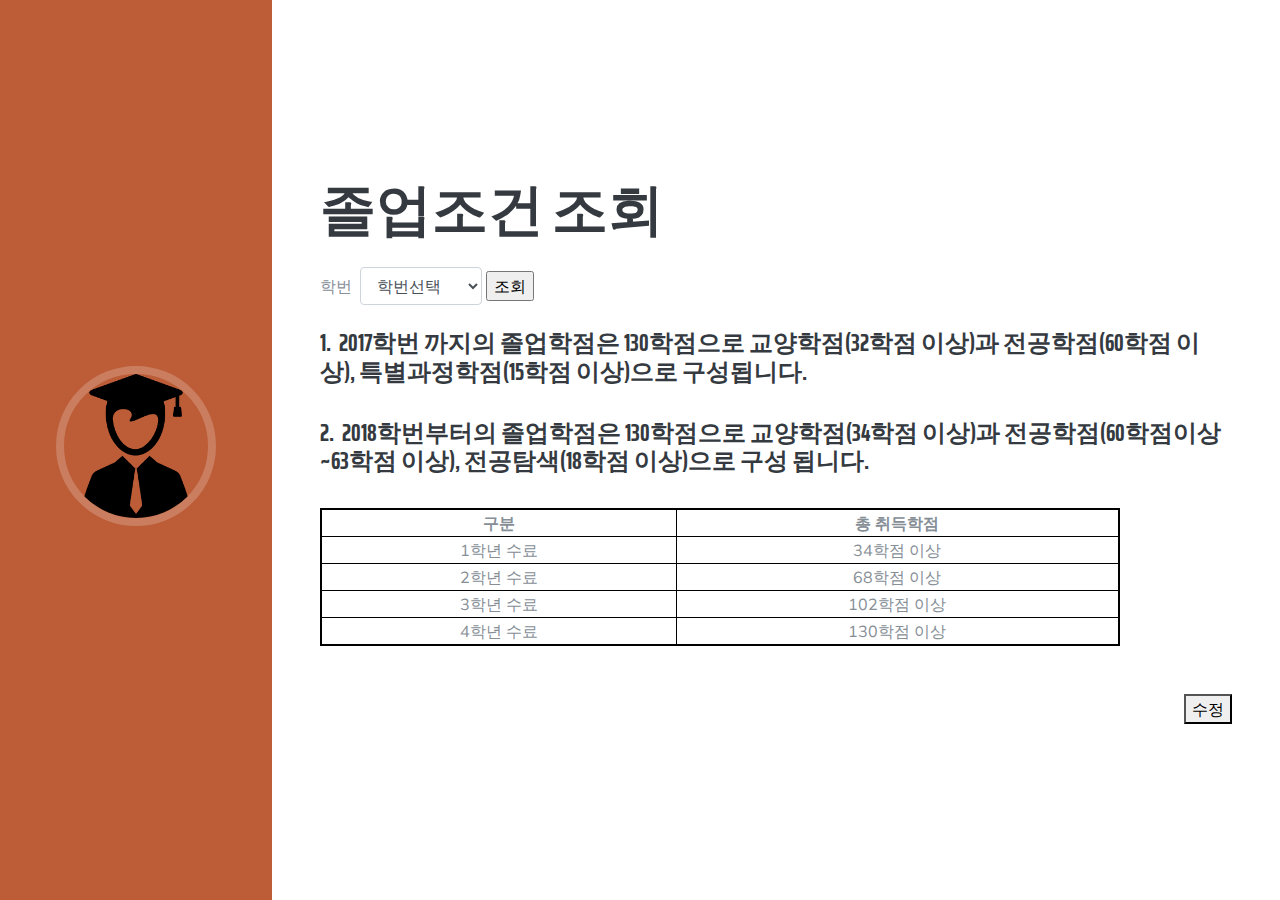
<file: LetMeGraduation/review.html>
<!DOCTYPE html>
<html lang="en">

<head>

    <meta charset="utf-8">
    <meta name="viewport" content="width=device-width, initial-scale=1, shrink-to-fit=no">
    <meta name="description" content="">
    <meta name="author" content="">

    <title>졸업시켜조 - 졸업요건</title>

     <!-- Bootstrap core CSS -->
    <link href="vendor/bootstrap/css/bootstrap.min.css" rel="stylesheet">

    <!-- Custom fonts for this template -->
    <link href="https://fonts.googleapis.com/css?family=Saira+Extra+Condensed:500,700" rel="stylesheet">
    <link href="https://fonts.googleapis.com/css?family=Muli:400,400i,800,800i" rel="stylesheet">
    <link href="vendor/fontawesome-free/css/all.min.css" rel="stylesheet">

    <!-- Custom styles for this template -->
    <link href="css/resume.min.css" rel="stylesheet">
	
	<style>
	table {
   		width: 800px;
   		text-align: center;
  		vertical-align: middle;
	}
	
  </style>
</head>

<body id="page-top">

<nav class="navbar navbar-expand-lg navbar-dark bg-primary fixed-top" id="sideNav">
    <a class="navbar-brand js-scroll-trigger" href="student.html">
        <span class="d-block d-lg-none">홍길동</span>
        <span class="d-none d-lg-block">
          <img class="img-fluid img-profile rounded-circle mx-auto mb-2" src="img/profile.jpg" alt="">
        </span>
    </a>
    <button class="navbar-toggler" type="button" data-toggle="collapse" data-target="#navbarSupportedContent"
            aria-controls="navbarSupportedContent" aria-expanded="false" aria-label="Toggle navigation">
        <span class="navbar-toggler-icon"></span>
    </button>
    <div class="collapse navbar-collapse" id="navbarSupportedContent">
       
    </div>
</nav>

<div class="container-fluid p-0">

    <section class="resume-section p-3 p-lg-5 d-flex d-column" id="about">
        <div class="my-auto" >
            <h2 class="mb-0">졸업조건 조회</h2>
           	<br/>
            <form class="form-inline">
  				<div class="form-group">
   			 	<label>학번 &nbsp;</label>
   			 	
    				<select name="departmentId" class="form-control">
      				<option>학번선택</option>
    			 	<option>2018 이후</option>
      				<option>2018 이전</option>
    				</select>
  				</div> 
  				&nbsp;
  				<input type="button" value="조회" style="float: right;">
			</form>
			<br/>
				<div>
					<h4>1.&nbsp; 2017학번 까지의 졸업학점은 130학점으로 교양학점(32학점 이상)과 전공학점(60학점 이상), 
			   	     	 특별과정학점(15학점 이상)으로 구성됩니다.</h4>
					<br/>
					<h4>2.&nbsp; 2018학번부터의 졸업학점은 130학점으로 교양학점(34학점 이상)과 전공학점(60학점이상~63학점 이상),
			        	 전공탐색(18학점 이상)으로 구성 됩니다. </h4>
				</div>
				<br/>
				<div>
					<table style="border: solid black 2px;">
                	    <thead style="border: solid black 1px;">
                 	       <tr>
                           	 <th>구분</th>
                           	 <th>총 취득학점</th>
                     	   </tr>
                    	</thead>
                    	<tbody style="border:solid black 1px;">
                   		 <tr>
                     	   <td >1학년 수료</td>
                     	   <td>34학점 이상</td>
                 		</tr>
                    	<tr>
                       		<td >2학년 수료</td>
                        	<td>68학점 이상</td>
                   		</tr>
                    	<tr>
                        	<td >3학년 수료</td>
                        	<td>102학점 이상</td>
                    	</tr>
                    	<tr>
                        	<td >4학년 수료</td>
                        	<td>130학점 이상</td>
                    	</tr>
                    	</tbody>
                	</table>
                </div>
	            <br/>
	            
	            <div class="resume-content mr-auto">
                <br/>
                <a data-target="#layerpop_1" data-toggle="modal">
                        <button class="mb-0" type="button" style="float: right;">수정 </button>
                </a>

                <div class="modal fade" id="layerpop_1" >
                    <div class="modal-dialog">
                        <div class="modal-content">
                            <!-- header -->
                            <div class="modal-header">
                                <!-- header title -->
                                <h4>내용 수정</h4>
                            </div>
                            <!-- body -->
                            <ul class="fa-ul mb-0">
                            <input type="text" id="modifyName" name="modifyName" />
                            </ul>
                            <!-- Footer -->
                            <br/>
                            <div class="modal-footer">
                            	<button type="button" data-dismiss="modal">취소</button>
		       					<button type="button" id="btn_modify">수정</button>
                            </div>
                        </div>
                    </div>
                </div>     
            </div>
	            
                </div>
            </section>
            
            
<!-- Bootstrap core JavaScript -->
<script src="vendor/jquery/jquery.min.js"></script>
<script src="vendor/bootstrap/js/bootstrap.bundle.min.js"></script>

<!-- Plugin JavaScript -->
<script src="vendor/jquery-easing/jquery.easing.min.js"></script>

<!-- Custom scripts for this template -->
<script src="js/resume.min.js"></script>


</html>
</file>
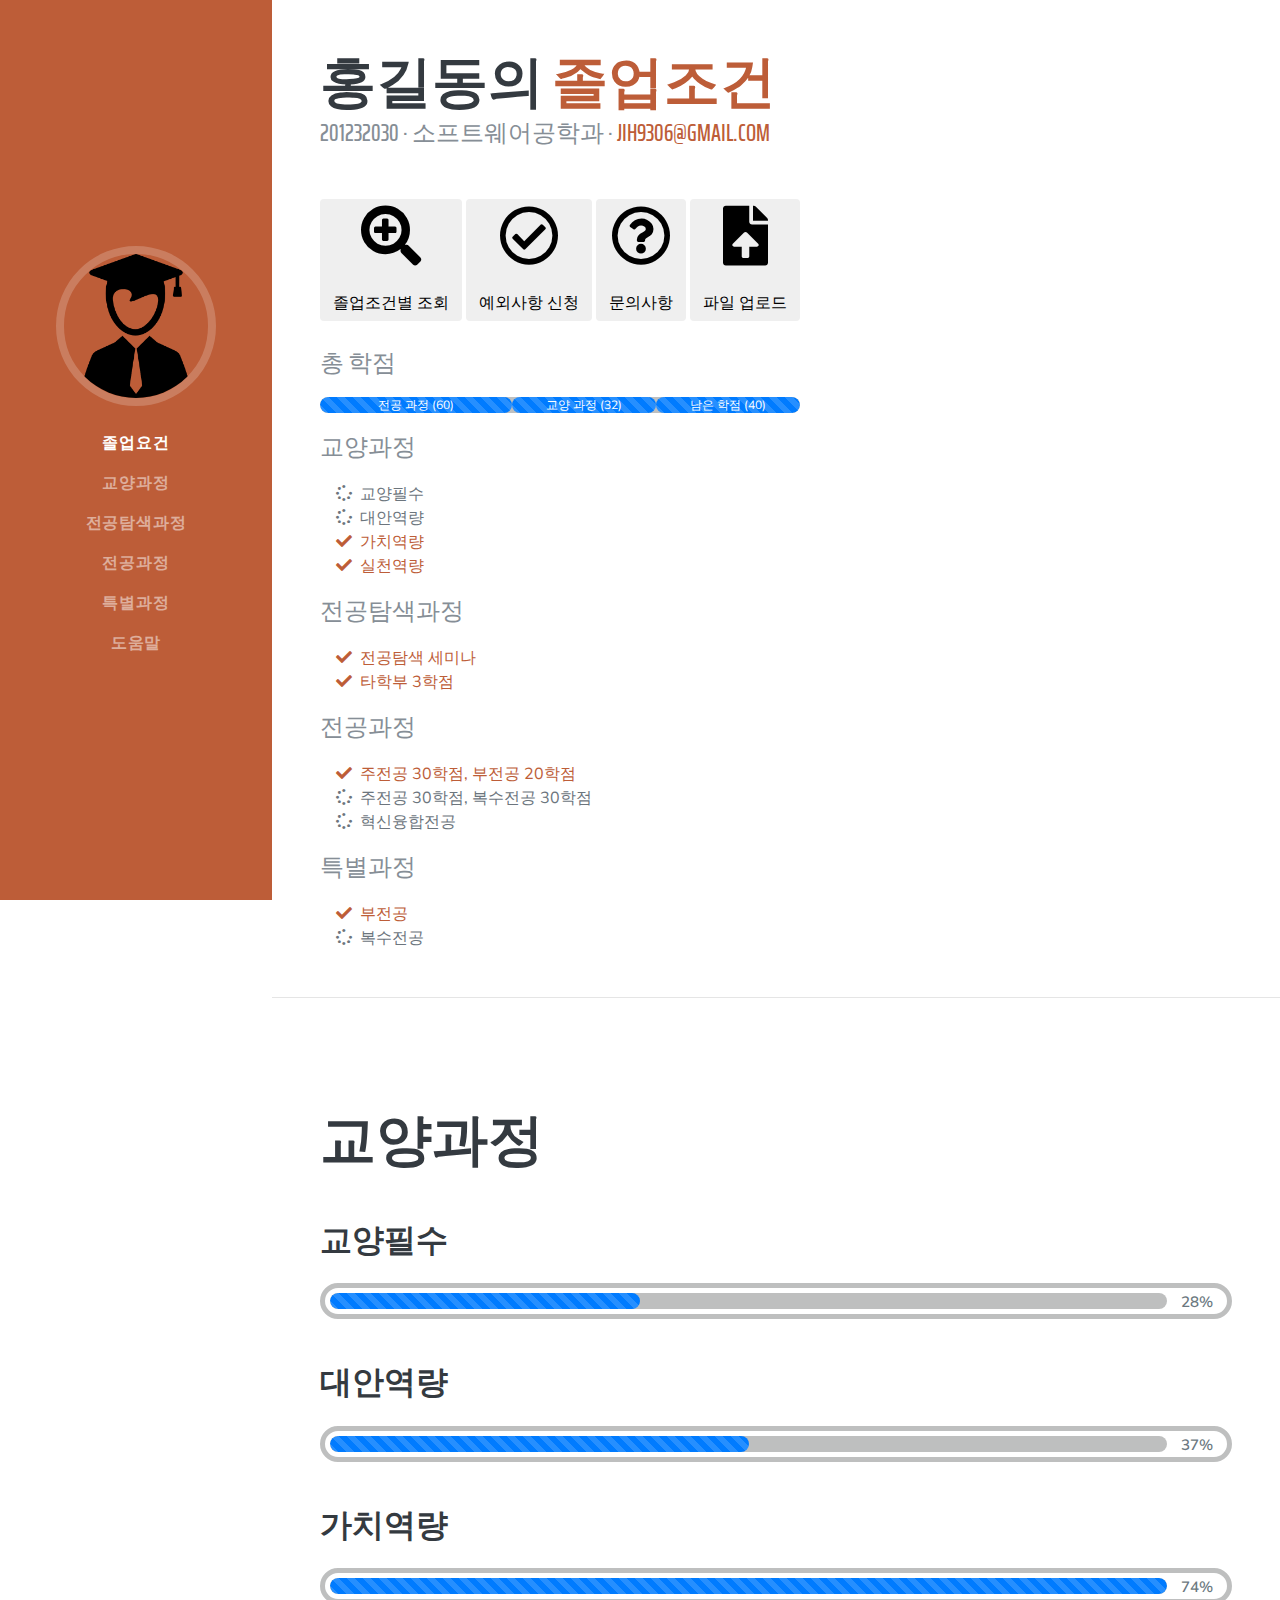
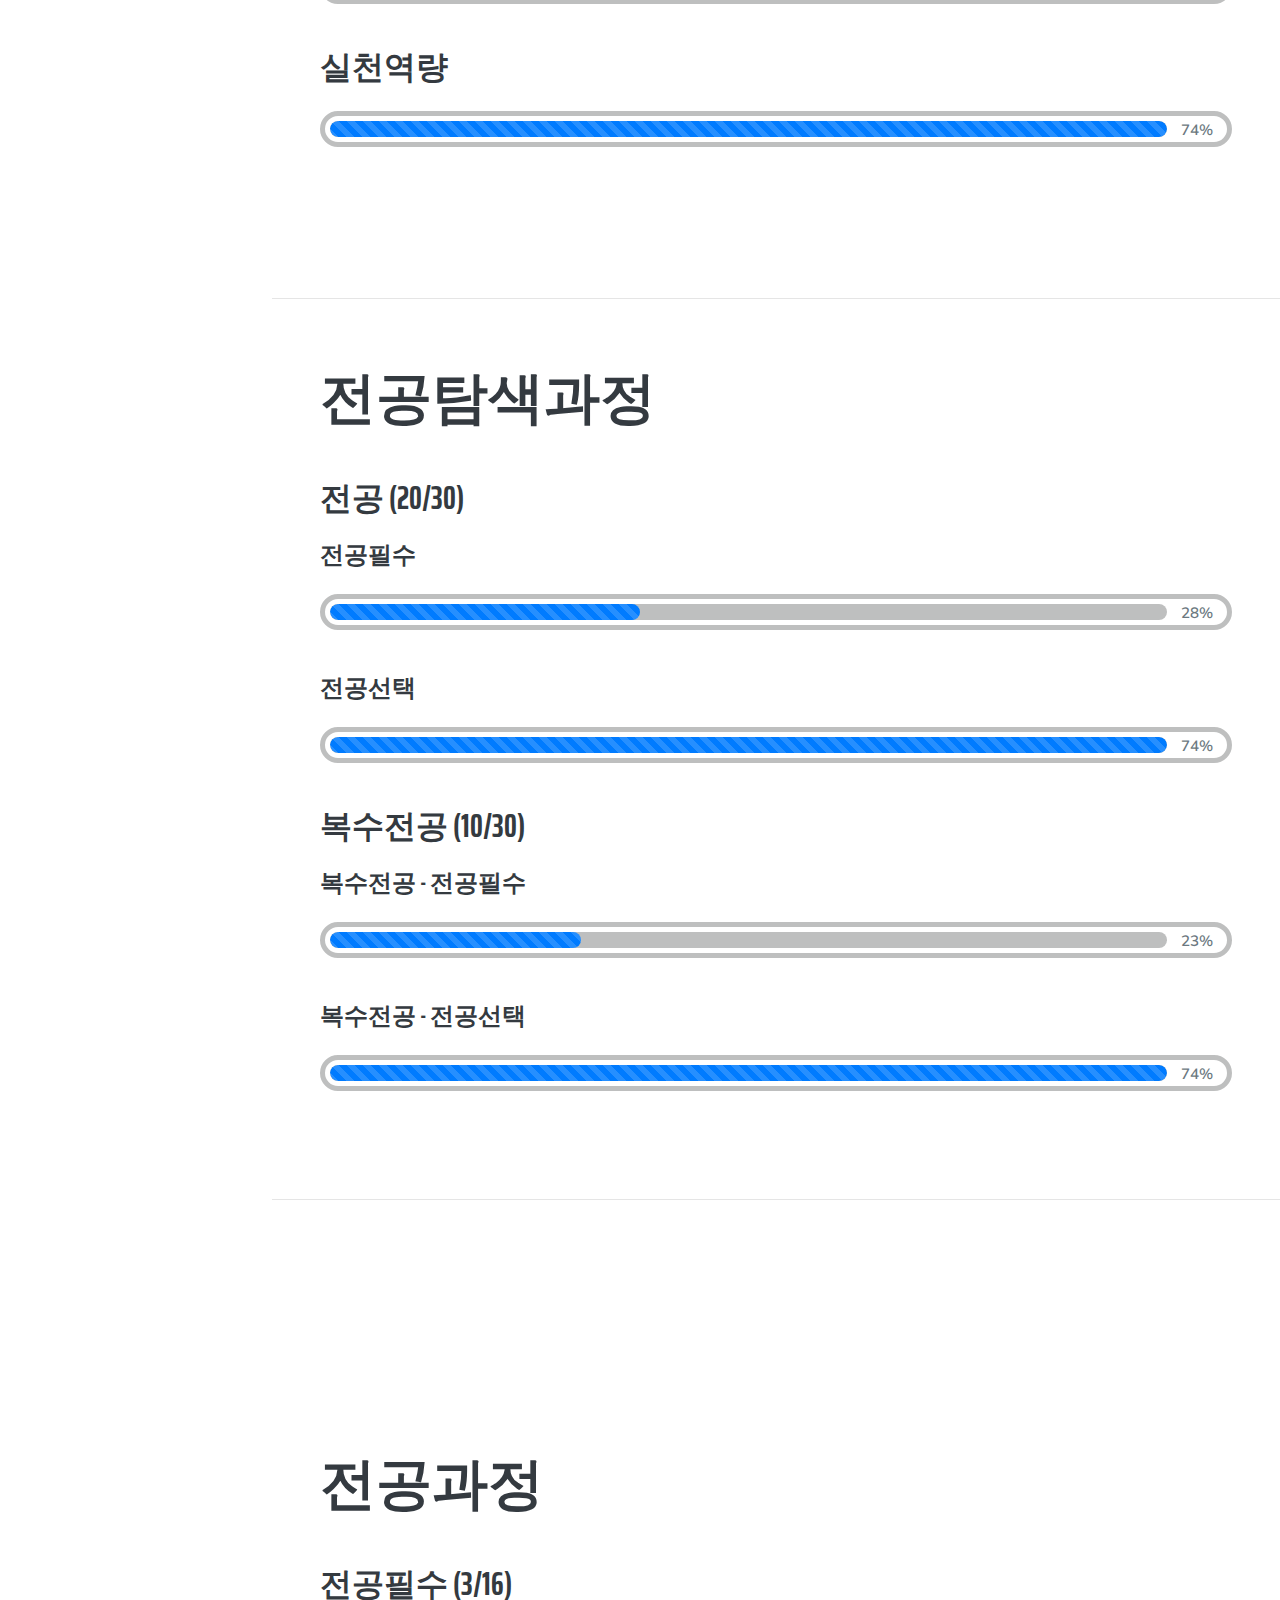
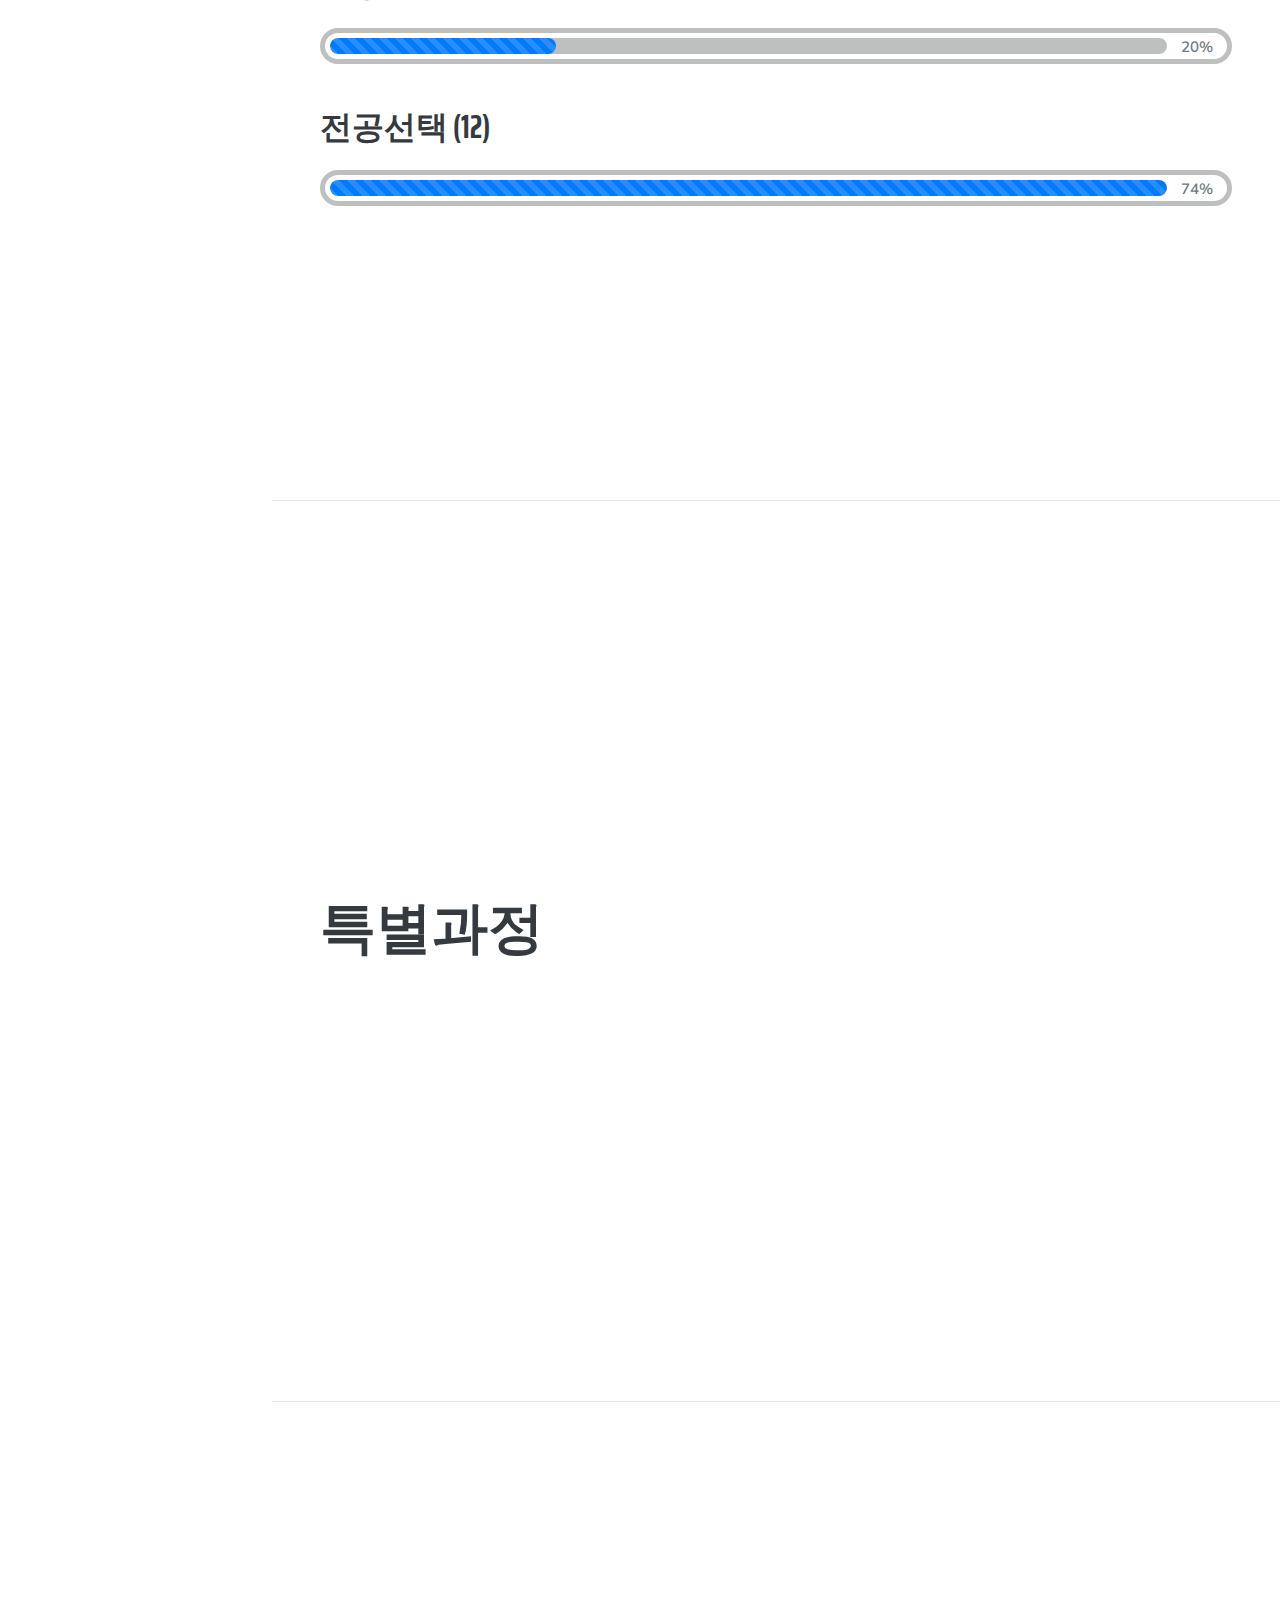
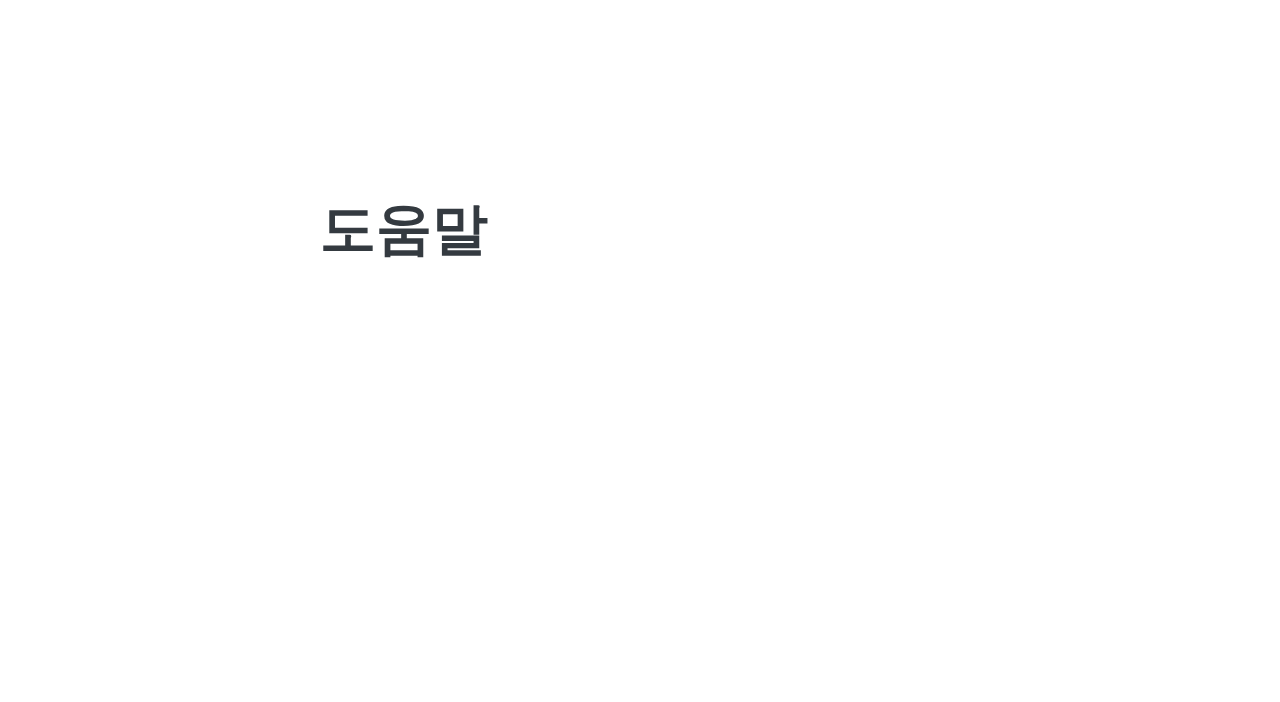
<file: LetMeGraduation/student.html>
<!DOCTYPE html>
<html lang="en">

<head>

    <meta charset="utf-8">
    <meta name="viewport" content="width=device-width, initial-scale=1, shrink-to-fit=no">
    <meta name="description" content="">
    <meta name="author" content="">

    <title>졸업시켜조 - 졸업요건</title>

    <!-- Bootstrap core CSS -->
    <link href="vendor/bootstrap/css/bootstrap.min.css" rel="stylesheet">

    <!-- Custom fonts for this template -->
    <link href="https://fonts.googleapis.com/css?family=Saira+Extra+Condensed:500,700" rel="stylesheet">
    <link href="https://fonts.googleapis.com/css?family=Muli:400,400i,800,800i" rel="stylesheet">
    <link href="vendor/fontawesome-free/css/all.min.css" rel="stylesheet">

    <!-- Custom styles for this template -->
    <link href="css/resume.min.css" rel="stylesheet">

</head>

<body id="page-top">

<nav class="navbar navbar-expand-lg navbar-dark bg-primary fixed-top" id="sideNav">
    <a class="navbar-brand js-scroll-trigger" href="student.html">
        <span class="d-block d-lg-none">홍길동</span>
        <span class="d-none d-lg-block">
          <img class="img-fluid img-profile rounded-circle mx-auto mb-2" src="img/profile.jpg" alt="">
        </span>
    </a>
    <button class="navbar-toggler" type="button" data-toggle="collapse" data-target="#navbarSupportedContent"
            aria-controls="navbarSupportedContent" aria-expanded="false" aria-label="Toggle navigation">
        <span class="navbar-toggler-icon"></span>
    </button>
    <div class="collapse navbar-collapse" id="navbarSupportedContent">
        <ul class="navbar-nav">
            <li class="nav-item">
                <a class="nav-link js-scroll-trigger" href="#about">졸업요건</a>
            </li>
            <li class="nav-item">
                <a class="nav-link js-scroll-trigger" href="#elective">교양과정</a>
            </li>
            <li class="nav-item">
                <a class="nav-link js-scroll-trigger" href="#major_search">전공탐색과정</a>
            </li>
            <li class="nav-item">
                <a class="nav-link js-scroll-trigger" href="#major">전공과정</a>
            </li>
            <li class="nav-item">
                <a class="nav-link js-scroll-trigger" href="#special">특별과정</a>
            </li>
            <li class="nav-item">
                <a class="nav-link js-scroll-trigger" href="#etc">도움말</a>
            </li>
        </ul>
    </div>
</nav>

<div class="container-fluid p-0">

    <section class="resume-section p-3 p-lg-5 d-flex d-column" id="about">
        <div class="my-auto">
            <h2 class="mb-0">홍길동의
                <span class="text-primary">졸업조건</span>
            </h2>
            <div class="subheading mb-5">201232030 · 소프트웨어공학과 ·
                <a href="mailto:jih9306@gmail.com">jih9306@gmail.com</a>
            </div>

            <Button class="btn" onclick="location.href='review.html'" >
                <i class="fas fa-search-plus" style="font-size:60px"></i>
                <br/><br/>졸업조건별 조회
            </button>

            <Button class="btn" onclick="location.href='request.html'">
                <i class="far fa-check-circle" style="font-size:60px"></i>
                <br/><br/>예외사항 신청
            </button>

            <Button class="btn" onclick="location.href='question.html'">
                <i class="far fa-question-circle" style="font-size:60px"></i>
                <br/><br/>문의사항
            </button>

            <Button class="btn" href="#">
                <i class="fas fa-file-upload" style="font-size:60px"></i>
                <br/><br/>파일 업로드
            </button>
            <div><Br/></div>
            <div class="subheading mb-3">총 학점</div>
            <div class="progress-outer2">
                <div class="progress">
                    <div class="progress-bar progress-bar-striped progress-bar-info" style="width:40%">
                        전공 과정 (60)
                    </div>
                    <div class="progress-bar progress-bar-striped progress-bar-info" style="width:30%">
                        교양 과정 (32)
                    </div>
                    <div class="progress-bar progress-bar-striped progress-bar-info" style="width:30%">
                        남은 학점 (40)
                    </div>
                </div>
            </div>

            <div class="subheading mb-3"></div>
            <div class="subheading mb-3">교양과정</div>
            <ul class="fa-ul mb-0">
                <li class="Ncheck"><a class="js-scroll-trigger" href="#elective">
                    <i class="fa-li fa fa-spinner fa-spin"></i>
                    교양필수</a></li>
                <li class="Ncheck"><a class="js-scroll-trigger" href="#elective">
                    <i class="fa-li fa fa-spinner fa-spin"></i>
                    대안역량</a>
                <li class="check"><a class="js-scroll-trigger" href="#elective">
                    <i class="fa-li fa fa-check"></i>
                    가치역량</a></li>
                <li class="check"><a class="js-scroll-trigger" href="#elective">
                    <i class="fa-li fa fa-check"></i>
                    실천역량</a></li>
            </ul>
            <div class="subheading mb-3"></div>

            <div class="subheading mb-3">전공탐색과정</div>
            <ul class="fa-ul mb-0">
                <li class="check"><a class="js-scroll-trigger" href="#major_search">
                    <i class="fa-li fa fa-check"></i>
                    전공탐색 세미나</a></li>
                <li class="check"><a class="js-scroll-trigger" href="#major_search">
                    <i class="fa-li fa fa-check"></i>
                    타학부 3학점</a></li>
            </ul>
            <div class="subheading mb-3"></div>

            <div class="subheading mb-3">전공과정</div>
            <ul class="fa-ul mb-0">
                <li class="check"><a class="js-scroll-trigger" href="#major">
                    <i class="fa-li fa fa-check"></i>
                    주전공 30학점, 부전공 20학점</a></li>
                <li class="Ncheck"><a class="js-scroll-trigger" href="#major">
                    <i class="fa-li fa fa-spinner fa-spin"></i>
                    주전공 30학점, 복수전공 30학점</a></li>
                <li class="Ncheck"><a class="js-scroll-trigger" href="#major">
                    <i class="fa-li fa fa-spinner fa-spin"></i>
                    혁신융합전공</a></li>
            </ul>
            <div class="subheading mb-3"></div>

            <div class="subheading mb-3">특별과정</div>
            <ul class="fa-ul mb-0">
                <li class="check"><a class="js-scroll-trigger" href="#special">
                    <i class="fa-li fa fa-check"></i>
                    부전공</a></li>
                <li class="Ncheck"><a class="js-scroll-trigger" href="#special">
                    <i class="fa-li fa fa-spinner fa-spin"></i>
                    복수전공</a></li>
            </ul>
        </div>
        <!--<p class="lead mb-5">I am experienced in leveraging agile frameworks to provide a robust synopsis for high level overviews. Iterative approaches to corporate strategy foster collaborative thinking to further the overall value proposition.</p>!-->
        <!--
        <div class="social-icons">
            <a href="#">
              <i class="fab fa-linkedin-in"></i>
            </a>
            <a href="#">
              <i class="fab fa-github"></i>
            </a>
            <a href="#">
              <i class="fab fa-twitter"></i>
            </a>
            <a href="#">
              <i class="fab fa-facebook-f"></i>
            </a>
          </div>
          !-->
    </section>

    <hr class="m-0">

    <section class="resume-section p-3 p-lg-5 d-flex flex-column" id="elective">
        <div class="my-auto">
            <h2 class="mb-5">교양과정</h2>
                <div class="resume-content mr-auto">
                    <h3 class="mb-0">교양필수</h3>
                    <br/>
                    <a data-target="#layerpop_e1" data-toggle="modal">
                        <div class="progress-outer">
                            <div class="progress">
                                <div class="progress-bar progress-bar-striped progress-bar-danger" style="width:37%;"></div>
                                <div class="progress-value"><span>37</span>%</div>
                            </div>
                        </div>
                    </a>

                    <div class="modal fade" id="layerpop_e1" >
                        <div class="modal-dialog">
                            <div class="modal-content">
                                <!-- header -->
                                <div class="modal-header">
                                    <!-- header title -->
                                    <h4>교양필수</h4>
                                </div>
                                <!-- body -->
                                <ul class="fa-ul mb-0">
                                    <li class="modal_Ncheck">
                                        <i class="fa-li fa fa-spinner fa-spin"></i>
                                        대학생활세미나 1</li>
                                    <li class="modal_Ncheck">
                                        <i class="fa-li fa fa-spinner fa-spin"></i>
                                        대학생활세미나 2</li>
                                    <li class="modal_Ncheck">
                                        <i class="fa-li fa fa-spinner fa-spin"></i>
                                        인권과 평화</li>
                                    <li class="modal_check">
                                        <i class="fa-li fa fa-check"></i>
                                        말과글</li>
                                    <li class="modal_check">
                                        <i class="fa-li fa fa-check"></i>
                                        과학기술과 에콜로지</li>
                                    <li class="modal_check">
                                        <i class="fa-li fa fa-check"></i>
                                        데이터 활용 및 분석</li>
                                    <li class="modal_Ncheck">
                                        <i class="fa-li fa fa-spinner fa-spin"></i>
                                        채플 (1/2)</li>
                                    <li class="modal_Ncheck">
                                        <i class="fa-li fa fa-spinner fa-spin"></i>
                                        사회봉사</li>
                                </ul>
                                <!-- Footer -->
                                <br/>
                                <div class="modal-footer">
                                    <button type="button" class="btn btn-default" data-dismiss="modal">닫기</button>
                                </div>
                            </div>
                        </div>
                    </div>     
                </div>

                <div class="resume-content mr-auto">
                    <h3 class="mb-0">대안역량</h3>
                    <br/>
                    <a data-target="#layerpop_e2" data-toggle="modal">
                        <div class="progress-outer">
                            <div class="progress">
                                <div class="progress-bar progress-bar-striped progress-bar-info" style="width:50%;"></div>
                                <div class="progress-value"><span>50</span>%</div>
                            </div>
                        </div>
                    </a>

                    <div class="modal fade" id="layerpop_e2" >
                        <div class="modal-dialog">
                            <div class="modal-content">
                                <!-- header -->
                                <div class="modal-header">
                                    <!-- header title -->
                                    <h4>대안역량</h4>
                                </div>
                                <!-- body -->
                                <ul class="fa-ul mb-0">
                                    <li class="modal_check">
                                        <i class="fa-li fa fa-check"></i>
                                        책의문화사 - 융복합적 사고</li>
                                    <li class="modal_Ncheck">
                                        <i class="fa-li fa fa-spinner fa-spin"></i>
                                        asd</li>
                                </ul>
                                <!-- Footer -->
                                <br/>
                                <div class="modal-footer">
                                    <button type="button" class="btn btn-default" data-dismiss="modal">닫기</button>
                                </div>
                            </div>
                        </div>
                    </div>     
                </div>

                <div class="resume-content mr-auto">
                <h3 class="mb-0">가치역량</h3>
                <br/>
                <a data-target="#layerpop_e3" data-toggle="modal">
                    <div class="progress-outer">
                        <div class="progress">
                            <div class="progress-bar progress-bar-striped progress-bar-info" style="width:100%;"></div>
                            <div class="progress-value"><span>100</span>%</div>
                        </div>
                    </div>
                </a>

                <div class="modal fade" id="layerpop_e3" >
                    <div class="modal-dialog">
                        <div class="modal-content">
                            <!-- header -->
                            <div class="modal-header">
                                <!-- header title -->
                                <h4>가치역량</h4>
                            </div>
                            <!-- body -->
                            <ul class="fa-ul mb-0">
                                <li class="modal_check">
                                    <i class="fa-li fa fa-check"></i>
                                    북한현대사 (인간,인권)</li>
                                <li class="modal_check">
                                    <i class="fa-li fa fa-check"></i>
                                    역사속의 한국과 미국 (민주시민)</li>
                            </ul>
                            <!-- Footer -->
                            <br/>
                            <div class="modal-footer">
                                <button type="button" class="btn btn-default" data-dismiss="modal">닫기</button>
                            </div>
                        </div>
                    </div>
                </div>     
            </div>

                <div class="resume-content mr-auto">
                <h3 class="mb-0">실천역량</h3>
                <br/>
                <a data-target="#layerpop_e4" data-toggle="modal">
                    <div class="progress-outer">
                        <div class="progress">
                            <div class="progress-bar progress-bar-striped progress-bar-info" style="width:100%;"></div>
                            <div class="progress-value"><span>100</span>%</div>
                        </div>
                    </div>
                </a>

                <div class="modal fade" id="layerpop_e4" >
                    <div class="modal-dialog">
                        <div class="modal-content">
                            <!-- header -->
                            <div class="modal-header">
                                <!-- header title -->
                                <h4>실천역량</h4>
                            </div>
                            <!-- body -->
                            <ul class="fa-ul mb-0">
                                <li class="modal_check">
                                    <i class="fa-li fa fa-check"></i>
                                    인문학 글쓰기 - 연대와 공동체</li>
                                <li class="modal_check">
                                    <i class="fa-li fa fa-check"></i>
                                    영어회화2 - 민주적 소통</li>
                            </ul>
                            <!-- Footer -->
                            <br/>
                            <div class="modal-footer">
                                <button type="button" class="btn btn-default" data-dismiss="modal">닫기</button>
                            </div>
                        </div>
                    </div>
                </div>     
            </div>
            </div>
    </section>

    <hr class="m-0">

    <section class="resume-section p-3 p-lg-5 d-flex flex-column" id="major_search">
        <div class="my-auto">
            <h2 class="mb-5">전공탐색과정</h2>

            <h3 class="mb-0">전공 (20/30)</h3><br/>

            <div class="resume-content mr-auto">
                <h4 class="mb-0">전공필수</h4>
                <br/>
                <a data-target="#layerpop_sm1" data-toggle="modal">
                    <div class="progress-outer">
                        <div class="progress">
                            <div class="progress-bar progress-bar-striped progress-bar-danger" style="width:37%;"></div>
                            <div class="progress-value"><span>37</span>%</div>
                        </div>
                    </div>
                </a>

                <div class="modal fade" id="layerpop_sm1" >
                    <div class="modal-dialog">
                        <div class="modal-content">
                            <!-- header -->
                            <div class="modal-header">
                                <!-- header title -->
                                <h4>전공필수</h4>
                            </div>
                            <!-- body -->
                            <ul class="fa-ul mb-0">
                                <li class="modal_Ncheck">
                                    <i class="fa-li fa fa-spinner fa-spin"></i>
                                    대학생활세미나 1</li>
                                <li class="modal_Ncheck">
                                    <i class="fa-li fa fa-spinner fa-spin"></i>
                                    대학생활세미나 2</li>
                                <li class="modal_Ncheck">
                                    <i class="fa-li fa fa-spinner fa-spin"></i>
                                    인권과 평화</li>
                                <li class="modal_check">
                                    <i class="fa-li fa fa-check"></i>
                                    말과글</li>
                                <li class="modal_check">
                                    <i class="fa-li fa fa-check"></i>
                                    과학기술과 에콜로지</li>
                                <li class="modal_check">
                                    <i class="fa-li fa fa-check"></i>
                                    데이터 활용 및 분석</li>
                                <li class="modal_Ncheck">
                                    <i class="fa-li fa fa-spinner fa-spin"></i>
                                    채플 (1/2)</li>
                                <li class="modal_Ncheck">
                                    <i class="fa-li fa fa-spinner fa-spin"></i>
                                    사회봉사</li>
                            </ul>
                            
                            <!-- Footer -->
                            <br/><br/>
                            <div class="modal-footer">
                                <button type="button" class="btn btn-default" data-dismiss="modal">닫기</button>
                            </div>
                        </div>
                    </div>
                </div>     
            </div>

            <div class="resume-content mr-auto">
                <h4 class="mb-0">전공선택</h4>
                <br/>
                <a data-target="#layerpop_sm2" data-toggle="modal">
                    <div class="progress-outer">
                        <div class="progress">
                            <div class="progress-bar progress-bar-striped progress-bar-danger" style="width:100%;"></div>
                            <div class="progress-value"><span>100</span>%</div>
                        </div>
                    </div>
                </a>

                <div class="modal fade" id="layerpop_sm2" >
                    <div class="modal-dialog">
                        <div class="modal-content">
                            <!-- header -->
                            <div class="modal-header">
                                <!-- header title -->
                                <h4>전공선택</h4>
                            </div>
                            <!-- body -->
                            <ul class="fa-ul mb-0">
                                <li class="modal_check">
                                    <i class="fa-li fa fa-check"></i>
                                    북한현대사 (인간,인권)</li>
                                <li class="modal_check">
                                    <i class="fa-li fa fa-check"></i>
                                    역사속의 한국과 미국 (민주시민)</li>
                            </ul>
                            <!-- Footer -->
                            <br/>
                            <div class="modal-footer">
                                <button type="button" class="btn btn-default" data-dismiss="modal">닫기</button>
                            </div>
                        </div>
                    </div>
                </div>     
            </div>

            <h3 class="mb-0">복수전공 (10/30)</h3><br/>

            <div class="resume-content mr-auto">
                <h4 class="mb-0">복수전공 - 전공필수</h4>
                <br/>
                <a data-target="#layerpop_sm3" data-toggle="modal">
                    <div class="progress-outer">
                        <div class="progress">
                            <div class="progress-bar progress-bar-striped progress-bar-danger" style="width:30%;"></div>
                            <div class="progress-value"><span>30</span>%</div>
                        </div>
                    </div>
                </a>

                <div class="modal fade" id="layerpop_sm3" >
                    <div class="modal-dialog">
                        <div class="modal-content">
                            <!-- header -->
                            <div class="modal-header">
                                <!-- header title -->
                                <h4>전공필수</h4>
                            </div>
                            <!-- body -->
                            <ul class="fa-ul mb-0">
                                <li class="modal_check">
                                    <i class="fa-li fa fa-check"></i>
                                    책의문화사 - 융복합적 사고</li>
                                <li class="modal_Ncheck">
                                    <i class="fa-li fa fa-spinner fa-spin"></i>
                                      </li>
                                <li class="modal_Ncheck">
                                    <i class="fa-li fa fa-spinner fa-spin"></i>
                                      </li>
                            </ul>
                            <!-- Footer -->
                            <br/>
                            <div class="modal-footer">
                                <button type="button" class="btn btn-default" data-dismiss="modal">닫기</button>
                            </div>
                        </div>
                    </div>
                </div>     
            </div>

            <div class="resume-content mr-auto">
                <h4 class="mb-0">복수전공 - 전공선택</h4>
                <br/>
                <a data-target="#layerpop_sm4" data-toggle="modal">
                    <div class="progress-outer">
                        <div class="progress">
                            <div class="progress-bar progress-bar-striped progress-bar-danger" style="width:100%;"></div>
                            <div class="progress-value"><span>100</span>%</div>
                        </div>
                    </div>
                </a>

                <div class="modal fade" id="layerpop_sm4" >
                    <div class="modal-dialog">
                        <div class="modal-content">
                            <!-- header -->
                            <div class="modal-header">
                                <!-- header title -->
                                <h4>전공선택</h4>
                            </div>
                            <!-- body -->
                            <ul class="fa-ul mb-0">
                                <li class="modal_check">
                                    <i class="fa-li fa fa-check"></i>
                                    인문학 글쓰기 - 연대와 공동체</li>
                                <li class="modal_check">
                                    <i class="fa-li fa fa-check"></i>
                                    영어회화2 - 민주적 소통</li>
                            </ul>
                            <!-- Footer -->
                            <br/>
                            <div class="modal-footer">
                                <button type="button" class="btn btn-default" data-dismiss="modal">닫기</button>
                            </div>
                        </div>
                    </div>
                </div>     
            </div>

        </div>
    </section>

    <hr class="m-0">

    <section class="resume-section p-3 p-lg-5 d-flex flex-column" id="major">
        <div class="my-auto">
            <h2 class="mb-5">전공과정</h2>

            <div class="resume-content mr-auto">
                <h3 class="mb-0">전공필수 (3/16)</h3>
                <br/>
                <a data-target="#layerpop_m1" data-toggle="modal">
                    <div class="progress-outer">
                        <div class="progress">
                            <div class="progress-bar progress-bar-striped progress-bar-danger" style="width:27%;"></div>
                            <div class="progress-value"><span>27</span>%</div>
                        </div>
                    </div>
                </a>

                <div class="modal fade" id="layerpop_m1" >
                    <div class="modal-dialog">
                        <div class="modal-content">
                            <!-- header -->
                            <div class="modal-header">
                                <!-- header title -->
                                <h4>전공필수 (3/16)</h4>
                            </div>
                            <!-- body -->
                            <ul class="fa-ul mb-0">
                                <li class="modal_Ncheck">
                                    <i class="fa-li fa fa-spinner fa-spin"></i>
                                    C프로그래밍 1</li>
                                <li class="modal_Ncheck">
                                    <i class="fa-li fa fa-spinner fa-spin"></i>
                                    C프로그래밍 2</li>
                                <li class="modal_Ncheck">
                                    <i class="fa-li fa fa-spinner fa-spin"></i>
                                    웹페이지구축 1</li>
                                <li class="modal_Ncheck">
                                    <i class="fa-li fa fa-spinner fa-spin"></i>
                                    컴퓨터구조</li>
                                <li class="modal_Ncheck">
                                    <i class="fa-li fa fa-spinner fa-spin"></i>
                                    java프로그래밍</li>
                                <li class="modal_Ncheck">
                                    <i class="fa-li fa fa-spinner fa-spin"></i>
                                    데이터베이스개론</li>
                                <li class="modal_Ncheck">
                                    <i class="fa-li fa fa-spinner fa-spin"></i>
                                    운영체제론</li>
                                <li class="modal_Ncheck">
                                    <i class="fa-li fa fa-spinner fa-spin"></i>
                                    자료구조론</li>
                                <li class="modal_check">
                                    <i class="fa-li fa fa-check"></i>
                                    알고리즘</li>
                                <li class="modal_check">
                                    <i class="fa-li fa fa-check"></i>
                                    졸업지도</li>
                                <li class="modal_check">
                                    <i class="fa-li fa fa-check"></i>
                                    과정지도 (5/5)</li>
                            </ul>
                            <!-- Footer -->
                            <br/>
                            <div class="modal-footer">
                                <button type="button" class="btn btn-default" data-dismiss="modal">닫기</button>
                            </div>
                        </div>
                    </div>
                </div>     
            </div>

            <div class="resume-content mr-auto">
                <h3 class="mb-0">전공선택 (12)</h3>
                <br/>
                <a data-target="#layerpop_m2" data-toggle="modal">
                    <div class="progress-outer">
                        <div class="progress">
                            <div class="progress-bar progress-bar-striped progress-bar-danger" style="width:100%;"></div>
                            <div class="progress-value"><span>100</span>%</div>
                        </div>
                    </div>
                </a>

                <div class="modal fade" id="layerpop_m2" >
                    <div class="modal-dialog">
                        <div class="modal-content">
                            <!-- header -->
                            <div class="modal-header">
                                <!-- header title -->
                                <h4>전공선택 (12)</h4>
                            </div>
                            <!-- body -->
                            <ul class="fa-ul mb-0">
                                <li class="modal_check">
                                    <i class="fa-li fa fa-check"></i>
                                    웹페이지구축2</li>
                                <li class="modal_check">
                                    <i class="fa-li fa fa-check"></i>
                                    웹페이지구축3</li>
                                <li class="modal_check">
                                    <i class="fa-li fa fa-check"></i>
                                    데이터베이스실습</li>
                                <li class="modal_check">
                                    <i class="fa-li fa fa-check"></i>
                                    고급자바</li>
                            </ul>
                            <!-- Footer -->
                            <br/>
                            <div class="modal-footer">
                                <button type="button" class="btn btn-default" data-dismiss="modal">닫기</button>
                            </div>
                        </div>
                    </div>
                </div>     
            </div>
        </div>
    </section>

    <hr class="m-0">

    <section class="resume-section p-3 p-lg-5 d-flex flex-column" id="special">
        <div class="my-auto">
            <h2 class="mb-5">특별과정</h2>
            <!--<p>Apart from being a web developer, I enjoy most of my time being outdoors. In the winter, I am an avid
                skier and novice ice climber. During the warmer months here in Colorado, I enjoy mountain biking, free
                climbing, and kayaking.</p>
            <p class="mb-0">When forced indoors, I follow a number of sci-fi and fantasy genre movies and television
                shows, I am an aspiring chef, and I spend a large amount of my free time exploring the latest technology
                advancements in the front-end web development world.</p>!-->
        </div>
    </section>

    <hr class="m-0">

    <section class="resume-section p-3 p-lg-5 d-flex flex-column" id="etc">
        <div class="my-auto">
            <h2 class="mb-5">도움말</h2>

            
        </div>
    </section>

</div>

<!-- Bootstrap core JavaScript -->
<script src="vendor/jquery/jquery.min.js"></script>
<script src="vendor/bootstrap/js/bootstrap.bundle.min.js"></script>

<!-- Plugin JavaScript -->
<script src="vendor/jquery-easing/jquery.easing.min.js"></script>

<!-- Custom scripts for this template -->
<script src="js/resume.min.js"></script>

</body>

</html>
</file>
<file: LetMeGraduation/vendor/fontawesome-free/css/all.min.css>
/*!
 * Font Awesome Free 5.3.1 by @fontawesome - https://fontawesome.com
 * License - https://fontawesome.com/license/free (Icons: CC BY 4.0, Fonts: SIL OFL 1.1, Code: MIT License)
 */
.fa,.fab,.fal,.far,.fas{-moz-osx-font-smoothing:grayscale;-webkit-font-smoothing:antialiased;display:inline-block;font-style:normal;font-variant:normal;text-rendering:auto;line-height:1}.fa-lg{font-size:1.33333em;line-height:.75em;vertical-align:-.0667em}.fa-xs{font-size:.75em}.fa-sm{font-size:.875em}.fa-1x{font-size:1em}.fa-2x{font-size:2em}.fa-3x{font-size:3em}.fa-4x{font-size:4em}.fa-5x{font-size:5em}.fa-6x{font-size:6em}.fa-7x{font-size:7em}.fa-8x{font-size:8em}.fa-9x{font-size:9em}.fa-10x{font-size:10em}.fa-fw{text-align:center;width:1.25em}.fa-ul{list-style-type:none;margin-left:2.5em;padding-left:0}.fa-ul>li{position:relative}.fa-li{left:-2em;position:absolute;text-align:center;width:2em;line-height:inherit}.fa-border{border:.08em solid #eee;border-radius:.1em;padding:.2em .25em .15em}.fa-pull-left{float:left}.fa-pull-right{float:right}.fa.fa-pull-left,.fab.fa-pull-left,.fal.fa-pull-left,.far.fa-pull-left,.fas.fa-pull-left{margin-right:.3em}.fa.fa-pull-right,.fab.fa-pull-right,.fal.fa-pull-right,.far.fa-pull-right,.fas.fa-pull-right{margin-left:.3em}.fa-spin{animation:fa-spin 2s infinite linear}.fa-pulse{animation:fa-spin 1s infinite steps(8)}@keyframes fa-spin{0%{transform:rotate(0deg)}to{transform:rotate(1turn)}}.fa-rotate-90{-ms-filter:"progid:DXImageTransform.Microsoft.BasicImage(rotation=1)";transform:rotate(90deg)}.fa-rotate-180{-ms-filter:"progid:DXImageTransform.Microsoft.BasicImage(rotation=2)";transform:rotate(180deg)}.fa-rotate-270{-ms-filter:"progid:DXImageTransform.Microsoft.BasicImage(rotation=3)";transform:rotate(270deg)}.fa-flip-horizontal{-ms-filter:"progid:DXImageTransform.Microsoft.BasicImage(rotation=0, mirror=1)";transform:scaleX(-1)}.fa-flip-vertical{transform:scaleY(-1)}.fa-flip-horizontal.fa-flip-vertical,.fa-flip-vertical{-ms-filter:"progid:DXImageTransform.Microsoft.BasicImage(rotation=2, mirror=1)"}.fa-flip-horizontal.fa-flip-vertical{transform:scale(-1)}:root .fa-flip-horizontal,:root .fa-flip-vertical,:root .fa-rotate-90,:root .fa-rotate-180,:root .fa-rotate-270{-webkit-filter:none;filter:none}.fa-stack{display:inline-block;height:2em;line-height:2em;position:relative;vertical-align:middle;width:2em}.fa-stack-1x,.fa-stack-2x{left:0;position:absolute;text-align:center;width:100%}.fa-stack-1x{line-height:inherit}.fa-stack-2x{font-size:2em}.fa-inverse{color:#fff}.fa-500px:before{content:"\f26e"}.fa-accessible-icon:before{content:"\f368"}.fa-accusoft:before{content:"\f369"}.fa-ad:before{content:"\f641"}.fa-address-book:before{content:"\f2b9"}.fa-address-card:before{content:"\f2bb"}.fa-adjust:before{content:"\f042"}.fa-adn:before{content:"\f170"}.fa-adversal:before{content:"\f36a"}.fa-affiliatetheme:before{content:"\f36b"}.fa-air-freshener:before{content:"\f5d0"}.fa-algolia:before{content:"\f36c"}.fa-align-center:before{content:"\f037"}.fa-align-justify:before{content:"\f039"}.fa-align-left:before{content:"\f036"}.fa-align-right:before{content:"\f038"}.fa-alipay:before{content:"\f642"}.fa-allergies:before{content:"\f461"}.fa-amazon:before{content:"\f270"}.fa-amazon-pay:before{content:"\f42c"}.fa-ambulance:before{content:"\f0f9"}.fa-american-sign-language-interpreting:before{content:"\f2a3"}.fa-amilia:before{content:"\f36d"}.fa-anchor:before{content:"\f13d"}.fa-android:before{content:"\f17b"}.fa-angellist:before{content:"\f209"}.fa-angle-double-down:before{content:"\f103"}.fa-angle-double-left:before{content:"\f100"}.fa-angle-double-right:before{content:"\f101"}.fa-angle-double-up:before{content:"\f102"}.fa-angle-down:before{content:"\f107"}.fa-angle-left:before{content:"\f104"}.fa-angle-right:before{content:"\f105"}.fa-angle-up:before{content:"\f106"}.fa-angry:before{content:"\f556"}.fa-angrycreative:before{content:"\f36e"}.fa-angular:before{content:"\f420"}.fa-ankh:before{content:"\f644"}.fa-app-store:before{content:"\f36f"}.fa-app-store-ios:before{content:"\f370"}.fa-apper:before{content:"\f371"}.fa-apple:before{content:"\f179"}.fa-apple-alt:before{content:"\f5d1"}.fa-apple-pay:before{content:"\f415"}.fa-archive:before{content:"\f187"}.fa-archway:before{content:"\f557"}.fa-arrow-alt-circle-down:before{content:"\f358"}.fa-arrow-alt-circle-left:before{content:"\f359"}.fa-arrow-alt-circle-right:before{content:"\f35a"}.fa-arrow-alt-circle-up:before{content:"\f35b"}.fa-arrow-circle-down:before{content:"\f0ab"}.fa-arrow-circle-left:before{content:"\f0a8"}.fa-arrow-circle-right:before{content:"\f0a9"}.fa-arrow-circle-up:before{content:"\f0aa"}.fa-arrow-down:before{content:"\f063"}.fa-arrow-left:before{content:"\f060"}.fa-arrow-right:before{content:"\f061"}.fa-arrow-up:before{content:"\f062"}.fa-arrows-alt:before{content:"\f0b2"}.fa-arrows-alt-h:before{content:"\f337"}.fa-arrows-alt-v:before{content:"\f338"}.fa-assistive-listening-systems:before{content:"\f2a2"}.fa-asterisk:before{content:"\f069"}.fa-asymmetrik:before{content:"\f372"}.fa-at:before{content:"\f1fa"}.fa-atlas:before{content:"\f558"}.fa-atom:before{content:"\f5d2"}.fa-audible:before{content:"\f373"}.fa-audio-description:before{content:"\f29e"}.fa-autoprefixer:before{content:"\f41c"}.fa-avianex:before{content:"\f374"}.fa-aviato:before{content:"\f421"}.fa-award:before{content:"\f559"}.fa-aws:before{content:"\f375"}.fa-backspace:before{content:"\f55a"}.fa-backward:before{content:"\f04a"}.fa-balance-scale:before{content:"\f24e"}.fa-ban:before{content:"\f05e"}.fa-band-aid:before{content:"\f462"}.fa-bandcamp:before{content:"\f2d5"}.fa-barcode:before{content:"\f02a"}.fa-bars:before{content:"\f0c9"}.fa-baseball-ball:before{content:"\f433"}.fa-basketball-ball:before{content:"\f434"}.fa-bath:before{content:"\f2cd"}.fa-battery-empty:before{content:"\f244"}.fa-battery-full:before{content:"\f240"}.fa-battery-half:before{content:"\f242"}.fa-battery-quarter:before{content:"\f243"}.fa-battery-three-quarters:before{content:"\f241"}.fa-bed:before{content:"\f236"}.fa-beer:before{content:"\f0fc"}.fa-behance:before{content:"\f1b4"}.fa-behance-square:before{content:"\f1b5"}.fa-bell:before{content:"\f0f3"}.fa-bell-slash:before{content:"\f1f6"}.fa-bezier-curve:before{content:"\f55b"}.fa-bible:before{content:"\f647"}.fa-bicycle:before{content:"\f206"}.fa-bimobject:before{content:"\f378"}.fa-binoculars:before{content:"\f1e5"}.fa-birthday-cake:before{content:"\f1fd"}.fa-bitbucket:before{content:"\f171"}.fa-bitcoin:before{content:"\f379"}.fa-bity:before{content:"\f37a"}.fa-black-tie:before{content:"\f27e"}.fa-blackberry:before{content:"\f37b"}.fa-blender:before{content:"\f517"}.fa-blind:before{content:"\f29d"}.fa-blogger:before{content:"\f37c"}.fa-blogger-b:before{content:"\f37d"}.fa-bluetooth:before{content:"\f293"}.fa-bluetooth-b:before{content:"\f294"}.fa-bold:before{content:"\f032"}.fa-bolt:before{content:"\f0e7"}.fa-bomb:before{content:"\f1e2"}.fa-bone:before{content:"\f5d7"}.fa-bong:before{content:"\f55c"}.fa-book:before{content:"\f02d"}.fa-book-open:before{content:"\f518"}.fa-book-reader:before{content:"\f5da"}.fa-bookmark:before{content:"\f02e"}.fa-bowling-ball:before{content:"\f436"}.fa-box:before{content:"\f466"}.fa-box-open:before{content:"\f49e"}.fa-boxes:before{content:"\f468"}.fa-braille:before{content:"\f2a1"}.fa-brain:before{content:"\f5dc"}.fa-briefcase:before{content:"\f0b1"}.fa-briefcase-medical:before{content:"\f469"}.fa-broadcast-tower:before{content:"\f519"}.fa-broom:before{content:"\f51a"}.fa-brush:before{content:"\f55d"}.fa-btc:before{content:"\f15a"}.fa-bug:before{content:"\f188"}.fa-building:before{content:"\f1ad"}.fa-bullhorn:before{content:"\f0a1"}.fa-bullseye:before{content:"\f140"}.fa-burn:before{content:"\f46a"}.fa-buromobelexperte:before{content:"\f37f"}.fa-bus:before{content:"\f207"}.fa-bus-alt:before{content:"\f55e"}.fa-business-time:before{content:"\f64a"}.fa-buysellads:before{content:"\f20d"}.fa-calculator:before{content:"\f1ec"}.fa-calendar:before{content:"\f133"}.fa-calendar-alt:before{content:"\f073"}.fa-calendar-check:before{content:"\f274"}.fa-calendar-minus:before{content:"\f272"}.fa-calendar-plus:before{content:"\f271"}.fa-calendar-times:before{content:"\f273"}.fa-camera:before{content:"\f030"}.fa-camera-retro:before{content:"\f083"}.fa-cannabis:before{content:"\f55f"}.fa-capsules:before{content:"\f46b"}.fa-car:before{content:"\f1b9"}.fa-car-alt:before{content:"\f5de"}.fa-car-battery:before{content:"\f5df"}.fa-car-crash:before{content:"\f5e1"}.fa-car-side:before{content:"\f5e4"}.fa-caret-down:before{content:"\f0d7"}.fa-caret-left:before{content:"\f0d9"}.fa-caret-right:before{content:"\f0da"}.fa-caret-square-down:before{content:"\f150"}.fa-caret-square-left:before{content:"\f191"}.fa-caret-square-right:before{content:"\f152"}.fa-caret-square-up:before{content:"\f151"}.fa-caret-up:before{content:"\f0d8"}.fa-cart-arrow-down:before{content:"\f218"}.fa-cart-plus:before{content:"\f217"}.fa-cc-amazon-pay:before{content:"\f42d"}.fa-cc-amex:before{content:"\f1f3"}.fa-cc-apple-pay:before{content:"\f416"}.fa-cc-diners-club:before{content:"\f24c"}.fa-cc-discover:before{content:"\f1f2"}.fa-cc-jcb:before{content:"\f24b"}.fa-cc-mastercard:before{content:"\f1f1"}.fa-cc-paypal:before{content:"\f1f4"}.fa-cc-stripe:before{content:"\f1f5"}.fa-cc-visa:before{content:"\f1f0"}.fa-centercode:before{content:"\f380"}.fa-certificate:before{content:"\f0a3"}.fa-chalkboard:before{content:"\f51b"}.fa-chalkboard-teacher:before{content:"\f51c"}.fa-charging-station:before{content:"\f5e7"}.fa-chart-area:before{content:"\f1fe"}.fa-chart-bar:before{content:"\f080"}.fa-chart-line:before{content:"\f201"}.fa-chart-pie:before{content:"\f200"}.fa-check:before{content:"\f00c"}.fa-check-circle:before{content:"\f058"}.fa-check-double:before{content:"\f560"}.fa-check-square:before{content:"\f14a"}.fa-chess:before{content:"\f439"}.fa-chess-bishop:before{content:"\f43a"}.fa-chess-board:before{content:"\f43c"}.fa-chess-king:before{content:"\f43f"}.fa-chess-knight:before{content:"\f441"}.fa-chess-pawn:before{content:"\f443"}.fa-chess-queen:before{content:"\f445"}.fa-chess-rook:before{content:"\f447"}.fa-chevron-circle-down:before{content:"\f13a"}.fa-chevron-circle-left:before{content:"\f137"}.fa-chevron-circle-right:before{content:"\f138"}.fa-chevron-circle-up:before{content:"\f139"}.fa-chevron-down:before{content:"\f078"}.fa-chevron-left:before{content:"\f053"}.fa-chevron-right:before{content:"\f054"}.fa-chevron-up:before{content:"\f077"}.fa-child:before{content:"\f1ae"}.fa-chrome:before{content:"\f268"}.fa-church:before{content:"\f51d"}.fa-circle:before{content:"\f111"}.fa-circle-notch:before{content:"\f1ce"}.fa-city:before{content:"\f64f"}.fa-clipboard:before{content:"\f328"}.fa-clipboard-check:before{content:"\f46c"}.fa-clipboard-list:before{content:"\f46d"}.fa-clock:before{content:"\f017"}.fa-clone:before{content:"\f24d"}.fa-closed-captioning:before{content:"\f20a"}.fa-cloud:before{content:"\f0c2"}.fa-cloud-download-alt:before{content:"\f381"}.fa-cloud-upload-alt:before{content:"\f382"}.fa-cloudscale:before{content:"\f383"}.fa-cloudsmith:before{content:"\f384"}.fa-cloudversify:before{content:"\f385"}.fa-cocktail:before{content:"\f561"}.fa-code:before{content:"\f121"}.fa-code-branch:before{content:"\f126"}.fa-codepen:before{content:"\f1cb"}.fa-codiepie:before{content:"\f284"}.fa-coffee:before{content:"\f0f4"}.fa-cog:before{content:"\f013"}.fa-cogs:before{content:"\f085"}.fa-coins:before{content:"\f51e"}.fa-columns:before{content:"\f0db"}.fa-comment:before{content:"\f075"}.fa-comment-alt:before{content:"\f27a"}.fa-comment-dollar:before{content:"\f651"}.fa-comment-dots:before{content:"\f4ad"}.fa-comment-slash:before{content:"\f4b3"}.fa-comments:before{content:"\f086"}.fa-comments-dollar:before{content:"\f653"}.fa-compact-disc:before{content:"\f51f"}.fa-compass:before{content:"\f14e"}.fa-compress:before{content:"\f066"}.fa-concierge-bell:before{content:"\f562"}.fa-connectdevelop:before{content:"\f20e"}.fa-contao:before{content:"\f26d"}.fa-cookie:before{content:"\f563"}.fa-cookie-bite:before{content:"\f564"}.fa-copy:before{content:"\f0c5"}.fa-copyright:before{content:"\f1f9"}.fa-couch:before{content:"\f4b8"}.fa-cpanel:before{content:"\f388"}.fa-creative-commons:before{content:"\f25e"}.fa-creative-commons-by:before{content:"\f4e7"}.fa-creative-commons-nc:before{content:"\f4e8"}.fa-creative-commons-nc-eu:before{content:"\f4e9"}.fa-creative-commons-nc-jp:before{content:"\f4ea"}.fa-creative-commons-nd:before{content:"\f4eb"}.fa-creative-commons-pd:before{content:"\f4ec"}.fa-creative-commons-pd-alt:before{content:"\f4ed"}.fa-creative-commons-remix:before{content:"\f4ee"}.fa-creative-commons-sa:before{content:"\f4ef"}.fa-creative-commons-sampling:before{content:"\f4f0"}.fa-creative-commons-sampling-plus:before{content:"\f4f1"}.fa-creative-commons-share:before{content:"\f4f2"}.fa-credit-card:before{content:"\f09d"}.fa-crop:before{content:"\f125"}.fa-crop-alt:before{content:"\f565"}.fa-cross:before{content:"\f654"}.fa-crosshairs:before{content:"\f05b"}.fa-crow:before{content:"\f520"}.fa-crown:before{content:"\f521"}.fa-css3:before{content:"\f13c"}.fa-css3-alt:before{content:"\f38b"}.fa-cube:before{content:"\f1b2"}.fa-cubes:before{content:"\f1b3"}.fa-cut:before{content:"\f0c4"}.fa-cuttlefish:before{content:"\f38c"}.fa-d-and-d:before{content:"\f38d"}.fa-dashcube:before{content:"\f210"}.fa-database:before{content:"\f1c0"}.fa-deaf:before{content:"\f2a4"}.fa-delicious:before{content:"\f1a5"}.fa-deploydog:before{content:"\f38e"}.fa-deskpro:before{content:"\f38f"}.fa-desktop:before{content:"\f108"}.fa-deviantart:before{content:"\f1bd"}.fa-dharmachakra:before{content:"\f655"}.fa-diagnoses:before{content:"\f470"}.fa-dice:before{content:"\f522"}.fa-dice-five:before{content:"\f523"}.fa-dice-four:before{content:"\f524"}.fa-dice-one:before{content:"\f525"}.fa-dice-six:before{content:"\f526"}.fa-dice-three:before{content:"\f527"}.fa-dice-two:before{content:"\f528"}.fa-digg:before{content:"\f1a6"}.fa-digital-ocean:before{content:"\f391"}.fa-digital-tachograph:before{content:"\f566"}.fa-directions:before{content:"\f5eb"}.fa-discord:before{content:"\f392"}.fa-discourse:before{content:"\f393"}.fa-divide:before{content:"\f529"}.fa-dizzy:before{content:"\f567"}.fa-dna:before{content:"\f471"}.fa-dochub:before{content:"\f394"}.fa-docker:before{content:"\f395"}.fa-dollar-sign:before{content:"\f155"}.fa-dolly:before{content:"\f472"}.fa-dolly-flatbed:before{content:"\f474"}.fa-donate:before{content:"\f4b9"}.fa-door-closed:before{content:"\f52a"}.fa-door-open:before{content:"\f52b"}.fa-dot-circle:before{content:"\f192"}.fa-dove:before{content:"\f4ba"}.fa-download:before{content:"\f019"}.fa-draft2digital:before{content:"\f396"}.fa-drafting-compass:before{content:"\f568"}.fa-draw-polygon:before{content:"\f5ee"}.fa-dribbble:before{content:"\f17d"}.fa-dribbble-square:before{content:"\f397"}.fa-dropbox:before{content:"\f16b"}.fa-drum:before{content:"\f569"}.fa-drum-steelpan:before{content:"\f56a"}.fa-drupal:before{content:"\f1a9"}.fa-dumbbell:before{content:"\f44b"}.fa-dyalog:before{content:"\f399"}.fa-earlybirds:before{content:"\f39a"}.fa-ebay:before{content:"\f4f4"}.fa-edge:before{content:"\f282"}.fa-edit:before{content:"\f044"}.fa-eject:before{content:"\f052"}.fa-elementor:before{content:"\f430"}.fa-ellipsis-h:before{content:"\f141"}.fa-ellipsis-v:before{content:"\f142"}.fa-ello:before{content:"\f5f1"}.fa-ember:before{content:"\f423"}.fa-empire:before{content:"\f1d1"}.fa-envelope:before{content:"\f0e0"}.fa-envelope-open:before{content:"\f2b6"}.fa-envelope-open-text:before{content:"\f658"}.fa-envelope-square:before{content:"\f199"}.fa-envira:before{content:"\f299"}.fa-equals:before{content:"\f52c"}.fa-eraser:before{content:"\f12d"}.fa-erlang:before{content:"\f39d"}.fa-ethereum:before{content:"\f42e"}.fa-etsy:before{content:"\f2d7"}.fa-euro-sign:before{content:"\f153"}.fa-exchange-alt:before{content:"\f362"}.fa-exclamation:before{content:"\f12a"}.fa-exclamation-circle:before{content:"\f06a"}.fa-exclamation-triangle:before{content:"\f071"}.fa-expand:before{content:"\f065"}.fa-expand-arrows-alt:before{content:"\f31e"}.fa-expeditedssl:before{content:"\f23e"}.fa-external-link-alt:before{content:"\f35d"}.fa-external-link-square-alt:before{content:"\f360"}.fa-eye:before{content:"\f06e"}.fa-eye-dropper:before{content:"\f1fb"}.fa-eye-slash:before{content:"\f070"}.fa-facebook:before{content:"\f09a"}.fa-facebook-f:before{content:"\f39e"}.fa-facebook-messenger:before{content:"\f39f"}.fa-facebook-square:before{content:"\f082"}.fa-fast-backward:before{content:"\f049"}.fa-fast-forward:before{content:"\f050"}.fa-fax:before{content:"\f1ac"}.fa-feather:before{content:"\f52d"}.fa-feather-alt:before{content:"\f56b"}.fa-female:before{content:"\f182"}.fa-fighter-jet:before{content:"\f0fb"}.fa-file:before{content:"\f15b"}.fa-file-alt:before{content:"\f15c"}.fa-file-archive:before{content:"\f1c6"}.fa-file-audio:before{content:"\f1c7"}.fa-file-code:before{content:"\f1c9"}.fa-file-contract:before{content:"\f56c"}.fa-file-download:before{content:"\f56d"}.fa-file-excel:before{content:"\f1c3"}.fa-file-export:before{content:"\f56e"}.fa-file-image:before{content:"\f1c5"}.fa-file-import:before{content:"\f56f"}.fa-file-invoice:before{content:"\f570"}.fa-file-invoice-dollar:before{content:"\f571"}.fa-file-medical:before{content:"\f477"}.fa-file-medical-alt:before{content:"\f478"}.fa-file-pdf:before{content:"\f1c1"}.fa-file-powerpoint:before{content:"\f1c4"}.fa-file-prescription:before{content:"\f572"}.fa-file-signature:before{content:"\f573"}.fa-file-upload:before{content:"\f574"}.fa-file-video:before{content:"\f1c8"}.fa-file-word:before{content:"\f1c2"}.fa-fill:before{content:"\f575"}.fa-fill-drip:before{content:"\f576"}.fa-film:before{content:"\f008"}.fa-filter:before{content:"\f0b0"}.fa-fingerprint:before{content:"\f577"}.fa-fire:before{content:"\f06d"}.fa-fire-extinguisher:before{content:"\f134"}.fa-firefox:before{content:"\f269"}.fa-first-aid:before{content:"\f479"}.fa-first-order:before{content:"\f2b0"}.fa-first-order-alt:before{content:"\f50a"}.fa-firstdraft:before{content:"\f3a1"}.fa-fish:before{content:"\f578"}.fa-flag:before{content:"\f024"}.fa-flag-checkered:before{content:"\f11e"}.fa-flask:before{content:"\f0c3"}.fa-flickr:before{content:"\f16e"}.fa-flipboard:before{content:"\f44d"}.fa-flushed:before{content:"\f579"}.fa-fly:before{content:"\f417"}.fa-folder:before{content:"\f07b"}.fa-folder-minus:before{content:"\f65d"}.fa-folder-open:before{content:"\f07c"}.fa-folder-plus:before{content:"\f65e"}.fa-font:before{content:"\f031"}.fa-font-awesome:before{content:"\f2b4"}.fa-font-awesome-alt:before{content:"\f35c"}.fa-font-awesome-flag:before{content:"\f425"}.fa-font-awesome-logo-full:before{content:"\f4e6"}.fa-fonticons:before{content:"\f280"}.fa-fonticons-fi:before{content:"\f3a2"}.fa-football-ball:before{content:"\f44e"}.fa-fort-awesome:before{content:"\f286"}.fa-fort-awesome-alt:before{content:"\f3a3"}.fa-forumbee:before{content:"\f211"}.fa-forward:before{content:"\f04e"}.fa-foursquare:before{content:"\f180"}.fa-free-code-camp:before{content:"\f2c5"}.fa-freebsd:before{content:"\f3a4"}.fa-frog:before{content:"\f52e"}.fa-frown:before{content:"\f119"}.fa-frown-open:before{content:"\f57a"}.fa-fulcrum:before{content:"\f50b"}.fa-funnel-dollar:before{content:"\f662"}.fa-futbol:before{content:"\f1e3"}.fa-galactic-republic:before{content:"\f50c"}.fa-galactic-senate:before{content:"\f50d"}.fa-gamepad:before{content:"\f11b"}.fa-gas-pump:before{content:"\f52f"}.fa-gavel:before{content:"\f0e3"}.fa-gem:before{content:"\f3a5"}.fa-genderless:before{content:"\f22d"}.fa-get-pocket:before{content:"\f265"}.fa-gg:before{content:"\f260"}.fa-gg-circle:before{content:"\f261"}.fa-gift:before{content:"\f06b"}.fa-git:before{content:"\f1d3"}.fa-git-square:before{content:"\f1d2"}.fa-github:before{content:"\f09b"}.fa-github-alt:before{content:"\f113"}.fa-github-square:before{content:"\f092"}.fa-gitkraken:before{content:"\f3a6"}.fa-gitlab:before{content:"\f296"}.fa-gitter:before{content:"\f426"}.fa-glass-martini:before{content:"\f000"}.fa-glass-martini-alt:before{content:"\f57b"}.fa-glasses:before{content:"\f530"}.fa-glide:before{content:"\f2a5"}.fa-glide-g:before{content:"\f2a6"}.fa-globe:before{content:"\f0ac"}.fa-globe-africa:before{content:"\f57c"}.fa-globe-americas:before{content:"\f57d"}.fa-globe-asia:before{content:"\f57e"}.fa-gofore:before{content:"\f3a7"}.fa-golf-ball:before{content:"\f450"}.fa-goodreads:before{content:"\f3a8"}.fa-goodreads-g:before{content:"\f3a9"}.fa-google:before{content:"\f1a0"}.fa-google-drive:before{content:"\f3aa"}.fa-google-play:before{content:"\f3ab"}.fa-google-plus:before{content:"\f2b3"}.fa-google-plus-g:before{content:"\f0d5"}.fa-google-plus-square:before{content:"\f0d4"}.fa-google-wallet:before{content:"\f1ee"}.fa-gopuram:before{content:"\f664"}.fa-graduation-cap:before{content:"\f19d"}.fa-gratipay:before{content:"\f184"}.fa-grav:before{content:"\f2d6"}.fa-greater-than:before{content:"\f531"}.fa-greater-than-equal:before{content:"\f532"}.fa-grimace:before{content:"\f57f"}.fa-grin:before{content:"\f580"}.fa-grin-alt:before{content:"\f581"}.fa-grin-beam:before{content:"\f582"}.fa-grin-beam-sweat:before{content:"\f583"}.fa-grin-hearts:before{content:"\f584"}.fa-grin-squint:before{content:"\f585"}.fa-grin-squint-tears:before{content:"\f586"}.fa-grin-stars:before{content:"\f587"}.fa-grin-tears:before{content:"\f588"}.fa-grin-tongue:before{content:"\f589"}.fa-grin-tongue-squint:before{content:"\f58a"}.fa-grin-tongue-wink:before{content:"\f58b"}.fa-grin-wink:before{content:"\f58c"}.fa-grip-horizontal:before{content:"\f58d"}.fa-grip-vertical:before{content:"\f58e"}.fa-gripfire:before{content:"\f3ac"}.fa-grunt:before{content:"\f3ad"}.fa-gulp:before{content:"\f3ae"}.fa-h-square:before{content:"\f0fd"}.fa-hacker-news:before{content:"\f1d4"}.fa-hacker-news-square:before{content:"\f3af"}.fa-hackerrank:before{content:"\f5f7"}.fa-hamsa:before{content:"\f665"}.fa-hand-holding:before{content:"\f4bd"}.fa-hand-holding-heart:before{content:"\f4be"}.fa-hand-holding-usd:before{content:"\f4c0"}.fa-hand-lizard:before{content:"\f258"}.fa-hand-paper:before{content:"\f256"}.fa-hand-peace:before{content:"\f25b"}.fa-hand-point-down:before{content:"\f0a7"}.fa-hand-point-left:before{content:"\f0a5"}.fa-hand-point-right:before{content:"\f0a4"}.fa-hand-point-up:before{content:"\f0a6"}.fa-hand-pointer:before{content:"\f25a"}.fa-hand-rock:before{content:"\f255"}.fa-hand-scissors:before{content:"\f257"}.fa-hand-spock:before{content:"\f259"}.fa-hands:before{content:"\f4c2"}.fa-hands-helping:before{content:"\f4c4"}.fa-handshake:before{content:"\f2b5"}.fa-hashtag:before{content:"\f292"}.fa-haykal:before{content:"\f666"}.fa-hdd:before{content:"\f0a0"}.fa-heading:before{content:"\f1dc"}.fa-headphones:before{content:"\f025"}.fa-headphones-alt:before{content:"\f58f"}.fa-headset:before{content:"\f590"}.fa-heart:before{content:"\f004"}.fa-heartbeat:before{content:"\f21e"}.fa-helicopter:before{content:"\f533"}.fa-highlighter:before{content:"\f591"}.fa-hips:before{content:"\f452"}.fa-hire-a-helper:before{content:"\f3b0"}.fa-history:before{content:"\f1da"}.fa-hockey-puck:before{content:"\f453"}.fa-home:before{content:"\f015"}.fa-hooli:before{content:"\f427"}.fa-hornbill:before{content:"\f592"}.fa-hospital:before{content:"\f0f8"}.fa-hospital-alt:before{content:"\f47d"}.fa-hospital-symbol:before{content:"\f47e"}.fa-hot-tub:before{content:"\f593"}.fa-hotel:before{content:"\f594"}.fa-hotjar:before{content:"\f3b1"}.fa-hourglass:before{content:"\f254"}.fa-hourglass-end:before{content:"\f253"}.fa-hourglass-half:before{content:"\f252"}.fa-hourglass-start:before{content:"\f251"}.fa-houzz:before{content:"\f27c"}.fa-html5:before{content:"\f13b"}.fa-hubspot:before{content:"\f3b2"}.fa-i-cursor:before{content:"\f246"}.fa-id-badge:before{content:"\f2c1"}.fa-id-card:before{content:"\f2c2"}.fa-id-card-alt:before{content:"\f47f"}.fa-image:before{content:"\f03e"}.fa-images:before{content:"\f302"}.fa-imdb:before{content:"\f2d8"}.fa-inbox:before{content:"\f01c"}.fa-indent:before{content:"\f03c"}.fa-industry:before{content:"\f275"}.fa-infinity:before{content:"\f534"}.fa-info:before{content:"\f129"}.fa-info-circle:before{content:"\f05a"}.fa-instagram:before{content:"\f16d"}.fa-internet-explorer:before{content:"\f26b"}.fa-ioxhost:before{content:"\f208"}.fa-italic:before{content:"\f033"}.fa-itunes:before{content:"\f3b4"}.fa-itunes-note:before{content:"\f3b5"}.fa-java:before{content:"\f4e4"}.fa-jedi:before{content:"\f669"}.fa-jedi-order:before{content:"\f50e"}.fa-jenkins:before{content:"\f3b6"}.fa-joget:before{content:"\f3b7"}.fa-joint:before{content:"\f595"}.fa-joomla:before{content:"\f1aa"}.fa-journal-whills:before{content:"\f66a"}.fa-js:before{content:"\f3b8"}.fa-js-square:before{content:"\f3b9"}.fa-jsfiddle:before{content:"\f1cc"}.fa-kaaba:before{content:"\f66b"}.fa-kaggle:before{content:"\f5fa"}.fa-key:before{content:"\f084"}.fa-keybase:before{content:"\f4f5"}.fa-keyboard:before{content:"\f11c"}.fa-keycdn:before{content:"\f3ba"}.fa-khanda:before{content:"\f66d"}.fa-kickstarter:before{content:"\f3bb"}.fa-kickstarter-k:before{content:"\f3bc"}.fa-kiss:before{content:"\f596"}.fa-kiss-beam:before{content:"\f597"}.fa-kiss-wink-heart:before{content:"\f598"}.fa-kiwi-bird:before{content:"\f535"}.fa-korvue:before{content:"\f42f"}.fa-landmark:before{content:"\f66f"}.fa-language:before{content:"\f1ab"}.fa-laptop:before{content:"\f109"}.fa-laptop-code:before{content:"\f5fc"}.fa-laravel:before{content:"\f3bd"}.fa-lastfm:before{content:"\f202"}.fa-lastfm-square:before{content:"\f203"}.fa-laugh:before{content:"\f599"}.fa-laugh-beam:before{content:"\f59a"}.fa-laugh-squint:before{content:"\f59b"}.fa-laugh-wink:before{content:"\f59c"}.fa-layer-group:before{content:"\f5fd"}.fa-leaf:before{content:"\f06c"}.fa-leanpub:before{content:"\f212"}.fa-lemon:before{content:"\f094"}.fa-less:before{content:"\f41d"}.fa-less-than:before{content:"\f536"}.fa-less-than-equal:before{content:"\f537"}.fa-level-down-alt:before{content:"\f3be"}.fa-level-up-alt:before{content:"\f3bf"}.fa-life-ring:before{content:"\f1cd"}.fa-lightbulb:before{content:"\f0eb"}.fa-line:before{content:"\f3c0"}.fa-link:before{content:"\f0c1"}.fa-linkedin:before{content:"\f08c"}.fa-linkedin-in:before{content:"\f0e1"}.fa-linode:before{content:"\f2b8"}.fa-linux:before{content:"\f17c"}.fa-lira-sign:before{content:"\f195"}.fa-list:before{content:"\f03a"}.fa-list-alt:before{content:"\f022"}.fa-list-ol:before{content:"\f0cb"}.fa-list-ul:before{content:"\f0ca"}.fa-location-arrow:before{content:"\f124"}.fa-lock:before{content:"\f023"}.fa-lock-open:before{content:"\f3c1"}.fa-long-arrow-alt-down:before{content:"\f309"}.fa-long-arrow-alt-left:before{content:"\f30a"}.fa-long-arrow-alt-right:before{content:"\f30b"}.fa-long-arrow-alt-up:before{content:"\f30c"}.fa-low-vision:before{content:"\f2a8"}.fa-luggage-cart:before{content:"\f59d"}.fa-lyft:before{content:"\f3c3"}.fa-magento:before{content:"\f3c4"}.fa-magic:before{content:"\f0d0"}.fa-magnet:before{content:"\f076"}.fa-mail-bulk:before{content:"\f674"}.fa-mailchimp:before{content:"\f59e"}.fa-male:before{content:"\f183"}.fa-mandalorian:before{content:"\f50f"}.fa-map:before{content:"\f279"}.fa-map-marked:before{content:"\f59f"}.fa-map-marked-alt:before{content:"\f5a0"}.fa-map-marker:before{content:"\f041"}.fa-map-marker-alt:before{content:"\f3c5"}.fa-map-pin:before{content:"\f276"}.fa-map-signs:before{content:"\f277"}.fa-markdown:before{content:"\f60f"}.fa-marker:before{content:"\f5a1"}.fa-mars:before{content:"\f222"}.fa-mars-double:before{content:"\f227"}.fa-mars-stroke:before{content:"\f229"}.fa-mars-stroke-h:before{content:"\f22b"}.fa-mars-stroke-v:before{content:"\f22a"}.fa-mastodon:before{content:"\f4f6"}.fa-maxcdn:before{content:"\f136"}.fa-medal:before{content:"\f5a2"}.fa-medapps:before{content:"\f3c6"}.fa-medium:before{content:"\f23a"}.fa-medium-m:before{content:"\f3c7"}.fa-medkit:before{content:"\f0fa"}.fa-medrt:before{content:"\f3c8"}.fa-meetup:before{content:"\f2e0"}.fa-megaport:before{content:"\f5a3"}.fa-meh:before{content:"\f11a"}.fa-meh-blank:before{content:"\f5a4"}.fa-meh-rolling-eyes:before{content:"\f5a5"}.fa-memory:before{content:"\f538"}.fa-menorah:before{content:"\f676"}.fa-mercury:before{content:"\f223"}.fa-microchip:before{content:"\f2db"}.fa-microphone:before{content:"\f130"}.fa-microphone-alt:before{content:"\f3c9"}.fa-microphone-alt-slash:before{content:"\f539"}.fa-microphone-slash:before{content:"\f131"}.fa-microscope:before{content:"\f610"}.fa-microsoft:before{content:"\f3ca"}.fa-minus:before{content:"\f068"}.fa-minus-circle:before{content:"\f056"}.fa-minus-square:before{content:"\f146"}.fa-mix:before{content:"\f3cb"}.fa-mixcloud:before{content:"\f289"}.fa-mizuni:before{content:"\f3cc"}.fa-mobile:before{content:"\f10b"}.fa-mobile-alt:before{content:"\f3cd"}.fa-modx:before{content:"\f285"}.fa-monero:before{content:"\f3d0"}.fa-money-bill:before{content:"\f0d6"}.fa-money-bill-alt:before{content:"\f3d1"}.fa-money-bill-wave:before{content:"\f53a"}.fa-money-bill-wave-alt:before{content:"\f53b"}.fa-money-check:before{content:"\f53c"}.fa-money-check-alt:before{content:"\f53d"}.fa-monument:before{content:"\f5a6"}.fa-moon:before{content:"\f186"}.fa-mortar-pestle:before{content:"\f5a7"}.fa-mosque:before{content:"\f678"}.fa-motorcycle:before{content:"\f21c"}.fa-mouse-pointer:before{content:"\f245"}.fa-music:before{content:"\f001"}.fa-napster:before{content:"\f3d2"}.fa-neos:before{content:"\f612"}.fa-neuter:before{content:"\f22c"}.fa-newspaper:before{content:"\f1ea"}.fa-nimblr:before{content:"\f5a8"}.fa-nintendo-switch:before{content:"\f418"}.fa-node:before{content:"\f419"}.fa-node-js:before{content:"\f3d3"}.fa-not-equal:before{content:"\f53e"}.fa-notes-medical:before{content:"\f481"}.fa-npm:before{content:"\f3d4"}.fa-ns8:before{content:"\f3d5"}.fa-nutritionix:before{content:"\f3d6"}.fa-object-group:before{content:"\f247"}.fa-object-ungroup:before{content:"\f248"}.fa-odnoklassniki:before{content:"\f263"}.fa-odnoklassniki-square:before{content:"\f264"}.fa-oil-can:before{content:"\f613"}.fa-old-republic:before{content:"\f510"}.fa-om:before{content:"\f679"}.fa-opencart:before{content:"\f23d"}.fa-openid:before{content:"\f19b"}.fa-opera:before{content:"\f26a"}.fa-optin-monster:before{content:"\f23c"}.fa-osi:before{content:"\f41a"}.fa-outdent:before{content:"\f03b"}.fa-page4:before{content:"\f3d7"}.fa-pagelines:before{content:"\f18c"}.fa-paint-brush:before{content:"\f1fc"}.fa-paint-roller:before{content:"\f5aa"}.fa-palette:before{content:"\f53f"}.fa-palfed:before{content:"\f3d8"}.fa-pallet:before{content:"\f482"}.fa-paper-plane:before{content:"\f1d8"}.fa-paperclip:before{content:"\f0c6"}.fa-parachute-box:before{content:"\f4cd"}.fa-paragraph:before{content:"\f1dd"}.fa-parking:before{content:"\f540"}.fa-passport:before{content:"\f5ab"}.fa-pastafarianism:before{content:"\f67b"}.fa-paste:before{content:"\f0ea"}.fa-patreon:before{content:"\f3d9"}.fa-pause:before{content:"\f04c"}.fa-pause-circle:before{content:"\f28b"}.fa-paw:before{content:"\f1b0"}.fa-paypal:before{content:"\f1ed"}.fa-peace:before{content:"\f67c"}.fa-pen:before{content:"\f304"}.fa-pen-alt:before{content:"\f305"}.fa-pen-fancy:before{content:"\f5ac"}.fa-pen-nib:before{content:"\f5ad"}.fa-pen-square:before{content:"\f14b"}.fa-pencil-alt:before{content:"\f303"}.fa-pencil-ruler:before{content:"\f5ae"}.fa-people-carry:before{content:"\f4ce"}.fa-percent:before{content:"\f295"}.fa-percentage:before{content:"\f541"}.fa-periscope:before{content:"\f3da"}.fa-phabricator:before{content:"\f3db"}.fa-phoenix-framework:before{content:"\f3dc"}.fa-phoenix-squadron:before{content:"\f511"}.fa-phone:before{content:"\f095"}.fa-phone-slash:before{content:"\f3dd"}.fa-phone-square:before{content:"\f098"}.fa-phone-volume:before{content:"\f2a0"}.fa-php:before{content:"\f457"}.fa-pied-piper:before{content:"\f2ae"}.fa-pied-piper-alt:before{content:"\f1a8"}.fa-pied-piper-hat:before{content:"\f4e5"}.fa-pied-piper-pp:before{content:"\f1a7"}.fa-piggy-bank:before{content:"\f4d3"}.fa-pills:before{content:"\f484"}.fa-pinterest:before{content:"\f0d2"}.fa-pinterest-p:before{content:"\f231"}.fa-pinterest-square:before{content:"\f0d3"}.fa-place-of-worship:before{content:"\f67f"}.fa-plane:before{content:"\f072"}.fa-plane-arrival:before{content:"\f5af"}.fa-plane-departure:before{content:"\f5b0"}.fa-play:before{content:"\f04b"}.fa-play-circle:before{content:"\f144"}.fa-playstation:before{content:"\f3df"}.fa-plug:before{content:"\f1e6"}.fa-plus:before{content:"\f067"}.fa-plus-circle:before{content:"\f055"}.fa-plus-square:before{content:"\f0fe"}.fa-podcast:before{content:"\f2ce"}.fa-poll:before{content:"\f681"}.fa-poll-h:before{content:"\f682"}.fa-poo:before{content:"\f2fe"}.fa-poop:before{content:"\f619"}.fa-portrait:before{content:"\f3e0"}.fa-pound-sign:before{content:"\f154"}.fa-power-off:before{content:"\f011"}.fa-pray:before{content:"\f683"}.fa-praying-hands:before{content:"\f684"}.fa-prescription:before{content:"\f5b1"}.fa-prescription-bottle:before{content:"\f485"}.fa-prescription-bottle-alt:before{content:"\f486"}.fa-print:before{content:"\f02f"}.fa-procedures:before{content:"\f487"}.fa-product-hunt:before{content:"\f288"}.fa-project-diagram:before{content:"\f542"}.fa-pushed:before{content:"\f3e1"}.fa-puzzle-piece:before{content:"\f12e"}.fa-python:before{content:"\f3e2"}.fa-qq:before{content:"\f1d6"}.fa-qrcode:before{content:"\f029"}.fa-question:before{content:"\f128"}.fa-question-circle:before{content:"\f059"}.fa-quidditch:before{content:"\f458"}.fa-quinscape:before{content:"\f459"}.fa-quora:before{content:"\f2c4"}.fa-quote-left:before{content:"\f10d"}.fa-quote-right:before{content:"\f10e"}.fa-quran:before{content:"\f687"}.fa-r-project:before{content:"\f4f7"}.fa-random:before{content:"\f074"}.fa-ravelry:before{content:"\f2d9"}.fa-react:before{content:"\f41b"}.fa-readme:before{content:"\f4d5"}.fa-rebel:before{content:"\f1d0"}.fa-receipt:before{content:"\f543"}.fa-recycle:before{content:"\f1b8"}.fa-red-river:before{content:"\f3e3"}.fa-reddit:before{content:"\f1a1"}.fa-reddit-alien:before{content:"\f281"}.fa-reddit-square:before{content:"\f1a2"}.fa-redo:before{content:"\f01e"}.fa-redo-alt:before{content:"\f2f9"}.fa-registered:before{content:"\f25d"}.fa-rendact:before{content:"\f3e4"}.fa-renren:before{content:"\f18b"}.fa-reply:before{content:"\f3e5"}.fa-reply-all:before{content:"\f122"}.fa-replyd:before{content:"\f3e6"}.fa-researchgate:before{content:"\f4f8"}.fa-resolving:before{content:"\f3e7"}.fa-retweet:before{content:"\f079"}.fa-rev:before{content:"\f5b2"}.fa-ribbon:before{content:"\f4d6"}.fa-road:before{content:"\f018"}.fa-robot:before{content:"\f544"}.fa-rocket:before{content:"\f135"}.fa-rocketchat:before{content:"\f3e8"}.fa-rockrms:before{content:"\f3e9"}.fa-route:before{content:"\f4d7"}.fa-rss:before{content:"\f09e"}.fa-rss-square:before{content:"\f143"}.fa-ruble-sign:before{content:"\f158"}.fa-ruler:before{content:"\f545"}.fa-ruler-combined:before{content:"\f546"}.fa-ruler-horizontal:before{content:"\f547"}.fa-ruler-vertical:before{content:"\f548"}.fa-rupee-sign:before{content:"\f156"}.fa-sad-cry:before{content:"\f5b3"}.fa-sad-tear:before{content:"\f5b4"}.fa-safari:before{content:"\f267"}.fa-sass:before{content:"\f41e"}.fa-save:before{content:"\f0c7"}.fa-schlix:before{content:"\f3ea"}.fa-school:before{content:"\f549"}.fa-screwdriver:before{content:"\f54a"}.fa-scribd:before{content:"\f28a"}.fa-search:before{content:"\f002"}.fa-search-dollar:before{content:"\f688"}.fa-search-location:before{content:"\f689"}.fa-search-minus:before{content:"\f010"}.fa-search-plus:before{content:"\f00e"}.fa-searchengin:before{content:"\f3eb"}.fa-seedling:before{content:"\f4d8"}.fa-sellcast:before{content:"\f2da"}.fa-sellsy:before{content:"\f213"}.fa-server:before{content:"\f233"}.fa-servicestack:before{content:"\f3ec"}.fa-shapes:before{content:"\f61f"}.fa-share:before{content:"\f064"}.fa-share-alt:before{content:"\f1e0"}.fa-share-alt-square:before{content:"\f1e1"}.fa-share-square:before{content:"\f14d"}.fa-shekel-sign:before{content:"\f20b"}.fa-shield-alt:before{content:"\f3ed"}.fa-ship:before{content:"\f21a"}.fa-shipping-fast:before{content:"\f48b"}.fa-shirtsinbulk:before{content:"\f214"}.fa-shoe-prints:before{content:"\f54b"}.fa-shopping-bag:before{content:"\f290"}.fa-shopping-basket:before{content:"\f291"}.fa-shopping-cart:before{content:"\f07a"}.fa-shopware:before{content:"\f5b5"}.fa-shower:before{content:"\f2cc"}.fa-shuttle-van:before{content:"\f5b6"}.fa-sign:before{content:"\f4d9"}.fa-sign-in-alt:before{content:"\f2f6"}.fa-sign-language:before{content:"\f2a7"}.fa-sign-out-alt:before{content:"\f2f5"}.fa-signal:before{content:"\f012"}.fa-signature:before{content:"\f5b7"}.fa-simplybuilt:before{content:"\f215"}.fa-sistrix:before{content:"\f3ee"}.fa-sitemap:before{content:"\f0e8"}.fa-sith:before{content:"\f512"}.fa-skull:before{content:"\f54c"}.fa-skyatlas:before{content:"\f216"}.fa-skype:before{content:"\f17e"}.fa-slack:before{content:"\f198"}.fa-slack-hash:before{content:"\f3ef"}.fa-sliders-h:before{content:"\f1de"}.fa-slideshare:before{content:"\f1e7"}.fa-smile:before{content:"\f118"}.fa-smile-beam:before{content:"\f5b8"}.fa-smile-wink:before{content:"\f4da"}.fa-smoking:before{content:"\f48d"}.fa-smoking-ban:before{content:"\f54d"}.fa-snapchat:before{content:"\f2ab"}.fa-snapchat-ghost:before{content:"\f2ac"}.fa-snapchat-square:before{content:"\f2ad"}.fa-snowflake:before{content:"\f2dc"}.fa-socks:before{content:"\f696"}.fa-solar-panel:before{content:"\f5ba"}.fa-sort:before{content:"\f0dc"}.fa-sort-alpha-down:before{content:"\f15d"}.fa-sort-alpha-up:before{content:"\f15e"}.fa-sort-amount-down:before{content:"\f160"}.fa-sort-amount-up:before{content:"\f161"}.fa-sort-down:before{content:"\f0dd"}.fa-sort-numeric-down:before{content:"\f162"}.fa-sort-numeric-up:before{content:"\f163"}.fa-sort-up:before{content:"\f0de"}.fa-soundcloud:before{content:"\f1be"}.fa-spa:before{content:"\f5bb"}.fa-space-shuttle:before{content:"\f197"}.fa-speakap:before{content:"\f3f3"}.fa-spinner:before{content:"\f110"}.fa-splotch:before{content:"\f5bc"}.fa-spotify:before{content:"\f1bc"}.fa-spray-can:before{content:"\f5bd"}.fa-square:before{content:"\f0c8"}.fa-square-full:before{content:"\f45c"}.fa-square-root-alt:before{content:"\f698"}.fa-squarespace:before{content:"\f5be"}.fa-stack-exchange:before{content:"\f18d"}.fa-stack-overflow:before{content:"\f16c"}.fa-stamp:before{content:"\f5bf"}.fa-star:before{content:"\f005"}.fa-star-and-crescent:before{content:"\f699"}.fa-star-half:before{content:"\f089"}.fa-star-half-alt:before{content:"\f5c0"}.fa-star-of-david:before{content:"\f69a"}.fa-star-of-life:before{content:"\f621"}.fa-staylinked:before{content:"\f3f5"}.fa-steam:before{content:"\f1b6"}.fa-steam-square:before{content:"\f1b7"}.fa-steam-symbol:before{content:"\f3f6"}.fa-step-backward:before{content:"\f048"}.fa-step-forward:before{content:"\f051"}.fa-stethoscope:before{content:"\f0f1"}.fa-sticker-mule:before{content:"\f3f7"}.fa-sticky-note:before{content:"\f249"}.fa-stop:before{content:"\f04d"}.fa-stop-circle:before{content:"\f28d"}.fa-stopwatch:before{content:"\f2f2"}.fa-store:before{content:"\f54e"}.fa-store-alt:before{content:"\f54f"}.fa-strava:before{content:"\f428"}.fa-stream:before{content:"\f550"}.fa-street-view:before{content:"\f21d"}.fa-strikethrough:before{content:"\f0cc"}.fa-stripe:before{content:"\f429"}.fa-stripe-s:before{content:"\f42a"}.fa-stroopwafel:before{content:"\f551"}.fa-studiovinari:before{content:"\f3f8"}.fa-stumbleupon:before{content:"\f1a4"}.fa-stumbleupon-circle:before{content:"\f1a3"}.fa-subscript:before{content:"\f12c"}.fa-subway:before{content:"\f239"}.fa-suitcase:before{content:"\f0f2"}.fa-suitcase-rolling:before{content:"\f5c1"}.fa-sun:before{content:"\f185"}.fa-superpowers:before{content:"\f2dd"}.fa-superscript:before{content:"\f12b"}.fa-supple:before{content:"\f3f9"}.fa-surprise:before{content:"\f5c2"}.fa-swatchbook:before{content:"\f5c3"}.fa-swimmer:before{content:"\f5c4"}.fa-swimming-pool:before{content:"\f5c5"}.fa-synagogue:before{content:"\f69b"}.fa-sync:before{content:"\f021"}.fa-sync-alt:before{content:"\f2f1"}.fa-syringe:before{content:"\f48e"}.fa-table:before{content:"\f0ce"}.fa-table-tennis:before{content:"\f45d"}.fa-tablet:before{content:"\f10a"}.fa-tablet-alt:before{content:"\f3fa"}.fa-tablets:before{content:"\f490"}.fa-tachometer-alt:before{content:"\f3fd"}.fa-tag:before{content:"\f02b"}.fa-tags:before{content:"\f02c"}.fa-tape:before{content:"\f4db"}.fa-tasks:before{content:"\f0ae"}.fa-taxi:before{content:"\f1ba"}.fa-teamspeak:before{content:"\f4f9"}.fa-teeth:before{content:"\f62e"}.fa-teeth-open:before{content:"\f62f"}.fa-telegram:before{content:"\f2c6"}.fa-telegram-plane:before{content:"\f3fe"}.fa-tencent-weibo:before{content:"\f1d5"}.fa-terminal:before{content:"\f120"}.fa-text-height:before{content:"\f034"}.fa-text-width:before{content:"\f035"}.fa-th:before{content:"\f00a"}.fa-th-large:before{content:"\f009"}.fa-th-list:before{content:"\f00b"}.fa-the-red-yeti:before{content:"\f69d"}.fa-theater-masks:before{content:"\f630"}.fa-themeco:before{content:"\f5c6"}.fa-themeisle:before{content:"\f2b2"}.fa-thermometer:before{content:"\f491"}.fa-thermometer-empty:before{content:"\f2cb"}.fa-thermometer-full:before{content:"\f2c7"}.fa-thermometer-half:before{content:"\f2c9"}.fa-thermometer-quarter:before{content:"\f2ca"}.fa-thermometer-three-quarters:before{content:"\f2c8"}.fa-thumbs-down:before{content:"\f165"}.fa-thumbs-up:before{content:"\f164"}.fa-thumbtack:before{content:"\f08d"}.fa-ticket-alt:before{content:"\f3ff"}.fa-times:before{content:"\f00d"}.fa-times-circle:before{content:"\f057"}.fa-tint:before{content:"\f043"}.fa-tint-slash:before{content:"\f5c7"}.fa-tired:before{content:"\f5c8"}.fa-toggle-off:before{content:"\f204"}.fa-toggle-on:before{content:"\f205"}.fa-toolbox:before{content:"\f552"}.fa-tooth:before{content:"\f5c9"}.fa-torah:before{content:"\f6a0"}.fa-torii-gate:before{content:"\f6a1"}.fa-trade-federation:before{content:"\f513"}.fa-trademark:before{content:"\f25c"}.fa-traffic-light:before{content:"\f637"}.fa-train:before{content:"\f238"}.fa-transgender:before{content:"\f224"}.fa-transgender-alt:before{content:"\f225"}.fa-trash:before{content:"\f1f8"}.fa-trash-alt:before{content:"\f2ed"}.fa-tree:before{content:"\f1bb"}.fa-trello:before{content:"\f181"}.fa-tripadvisor:before{content:"\f262"}.fa-trophy:before{content:"\f091"}.fa-truck:before{content:"\f0d1"}.fa-truck-loading:before{content:"\f4de"}.fa-truck-monster:before{content:"\f63b"}.fa-truck-moving:before{content:"\f4df"}.fa-truck-pickup:before{content:"\f63c"}.fa-tshirt:before{content:"\f553"}.fa-tty:before{content:"\f1e4"}.fa-tumblr:before{content:"\f173"}.fa-tumblr-square:before{content:"\f174"}.fa-tv:before{content:"\f26c"}.fa-twitch:before{content:"\f1e8"}.fa-twitter:before{content:"\f099"}.fa-twitter-square:before{content:"\f081"}.fa-typo3:before{content:"\f42b"}.fa-uber:before{content:"\f402"}.fa-uikit:before{content:"\f403"}.fa-umbrella:before{content:"\f0e9"}.fa-umbrella-beach:before{content:"\f5ca"}.fa-underline:before{content:"\f0cd"}.fa-undo:before{content:"\f0e2"}.fa-undo-alt:before{content:"\f2ea"}.fa-uniregistry:before{content:"\f404"}.fa-universal-access:before{content:"\f29a"}.fa-university:before{content:"\f19c"}.fa-unlink:before{content:"\f127"}.fa-unlock:before{content:"\f09c"}.fa-unlock-alt:before{content:"\f13e"}.fa-untappd:before{content:"\f405"}.fa-upload:before{content:"\f093"}.fa-usb:before{content:"\f287"}.fa-user:before{content:"\f007"}.fa-user-alt:before{content:"\f406"}.fa-user-alt-slash:before{content:"\f4fa"}.fa-user-astronaut:before{content:"\f4fb"}.fa-user-check:before{content:"\f4fc"}.fa-user-circle:before{content:"\f2bd"}.fa-user-clock:before{content:"\f4fd"}.fa-user-cog:before{content:"\f4fe"}.fa-user-edit:before{content:"\f4ff"}.fa-user-friends:before{content:"\f500"}.fa-user-graduate:before{content:"\f501"}.fa-user-lock:before{content:"\f502"}.fa-user-md:before{content:"\f0f0"}.fa-user-minus:before{content:"\f503"}.fa-user-ninja:before{content:"\f504"}.fa-user-plus:before{content:"\f234"}.fa-user-secret:before{content:"\f21b"}.fa-user-shield:before{content:"\f505"}.fa-user-slash:before{content:"\f506"}.fa-user-tag:before{content:"\f507"}.fa-user-tie:before{content:"\f508"}.fa-user-times:before{content:"\f235"}.fa-users:before{content:"\f0c0"}.fa-users-cog:before{content:"\f509"}.fa-ussunnah:before{content:"\f407"}.fa-utensil-spoon:before{content:"\f2e5"}.fa-utensils:before{content:"\f2e7"}.fa-vaadin:before{content:"\f408"}.fa-vector-square:before{content:"\f5cb"}.fa-venus:before{content:"\f221"}.fa-venus-double:before{content:"\f226"}.fa-venus-mars:before{content:"\f228"}.fa-viacoin:before{content:"\f237"}.fa-viadeo:before{content:"\f2a9"}.fa-viadeo-square:before{content:"\f2aa"}.fa-vial:before{content:"\f492"}.fa-vials:before{content:"\f493"}.fa-viber:before{content:"\f409"}.fa-video:before{content:"\f03d"}.fa-video-slash:before{content:"\f4e2"}.fa-vihara:before{content:"\f6a7"}.fa-vimeo:before{content:"\f40a"}.fa-vimeo-square:before{content:"\f194"}.fa-vimeo-v:before{content:"\f27d"}.fa-vine:before{content:"\f1ca"}.fa-vk:before{content:"\f189"}.fa-vnv:before{content:"\f40b"}.fa-volleyball-ball:before{content:"\f45f"}.fa-volume-down:before{content:"\f027"}.fa-volume-off:before{content:"\f026"}.fa-volume-up:before{content:"\f028"}.fa-vuejs:before{content:"\f41f"}.fa-walking:before{content:"\f554"}.fa-wallet:before{content:"\f555"}.fa-warehouse:before{content:"\f494"}.fa-weebly:before{content:"\f5cc"}.fa-weibo:before{content:"\f18a"}.fa-weight:before{content:"\f496"}.fa-weight-hanging:before{content:"\f5cd"}.fa-weixin:before{content:"\f1d7"}.fa-whatsapp:before{content:"\f232"}.fa-whatsapp-square:before{content:"\f40c"}.fa-wheelchair:before{content:"\f193"}.fa-whmcs:before{content:"\f40d"}.fa-wifi:before{content:"\f1eb"}.fa-wikipedia-w:before{content:"\f266"}.fa-window-close:before{content:"\f410"}.fa-window-maximize:before{content:"\f2d0"}.fa-window-minimize:before{content:"\f2d1"}.fa-window-restore:before{content:"\f2d2"}.fa-windows:before{content:"\f17a"}.fa-wine-glass:before{content:"\f4e3"}.fa-wine-glass-alt:before{content:"\f5ce"}.fa-wix:before{content:"\f5cf"}.fa-wolf-pack-battalion:before{content:"\f514"}.fa-won-sign:before{content:"\f159"}.fa-wordpress:before{content:"\f19a"}.fa-wordpress-simple:before{content:"\f411"}.fa-wpbeginner:before{content:"\f297"}.fa-wpexplorer:before{content:"\f2de"}.fa-wpforms:before{content:"\f298"}.fa-wrench:before{content:"\f0ad"}.fa-x-ray:before{content:"\f497"}.fa-xbox:before{content:"\f412"}.fa-xing:before{content:"\f168"}.fa-xing-square:before{content:"\f169"}.fa-y-combinator:before{content:"\f23b"}.fa-yahoo:before{content:"\f19e"}.fa-yandex:before{content:"\f413"}.fa-yandex-international:before{content:"\f414"}.fa-yelp:before{content:"\f1e9"}.fa-yen-sign:before{content:"\f157"}.fa-yin-yang:before{content:"\f6ad"}.fa-yoast:before{content:"\f2b1"}.fa-youtube:before{content:"\f167"}.fa-youtube-square:before{content:"\f431"}.fa-zhihu:before{content:"\f63f"}.sr-only{border:0;clip:rect(0,0,0,0);height:1px;margin:-1px;overflow:hidden;padding:0;position:absolute;width:1px}.sr-only-focusable:active,.sr-only-focusable:focus{clip:auto;height:auto;margin:0;overflow:visible;position:static;width:auto}@font-face{font-family:"Font Awesome 5 Brands";font-style:normal;font-weight:normal;src:url(../webfonts/fa-brands-400.eot);src:url(../webfonts/fa-brands-400.eot?#iefix) format("embedded-opentype"),url(../webfonts/fa-brands-400.woff2) format("woff2"),url(../webfonts/fa-brands-400.woff) format("woff"),url(../webfonts/fa-brands-400.ttf) format("truetype"),url(../webfonts/fa-brands-400.svg#fontawesome) format("svg")}.fab{font-family:"Font Awesome 5 Brands"}@font-face{font-family:"Font Awesome 5 Free";font-style:normal;font-weight:400;src:url(../webfonts/fa-regular-400.eot);src:url(../webfonts/fa-regular-400.eot?#iefix) format("embedded-opentype"),url(../webfonts/fa-regular-400.woff2) format("woff2"),url(../webfonts/fa-regular-400.woff) format("woff"),url(../webfonts/fa-regular-400.ttf) format("truetype"),url(../webfonts/fa-regular-400.svg#fontawesome) format("svg")}.far{font-weight:400}@font-face{font-family:"Font Awesome 5 Free";font-style:normal;font-weight:900;src:url(../webfonts/fa-solid-900.eot);src:url(../webfonts/fa-solid-900.eot?#iefix) format("embedded-opentype"),url(../webfonts/fa-solid-900.woff2) format("woff2"),url(../webfonts/fa-solid-900.woff) format("woff"),url(../webfonts/fa-solid-900.ttf) format("truetype"),url(../webfonts/fa-solid-900.svg#fontawesome) format("svg")}.fa,.far,.fas{font-family:"Font Awesome 5 Free"}.fa,.fas{font-weight:900}
</file>
<file: LetMeGraduation/css/resume.min.css>
/*!
 * Start Bootstrap - Resume v5.0.2 (https://startbootstrap.com/template-overviews/resume)
 * Copyright 2013-2018 Start Bootstrap
 * Licensed under MIT (https://github.com/BlackrockDigital/startbootstrap-resume/blob/master/LICENSE)
 */
body {
    font-family: Muli, -apple-system, BlinkMacSystemFont, 'Segoe UI', Roboto, 'Helvetica Neue', Arial, sans-serif, 'Apple Color Emoji', 'Segoe UI Emoji', 'Segoe UI Symbol', 'Noto Color Emoji';
    padding-top: 54px;
    color: #868e96
}

@media (min-width:992px) {
    body {
        padding-top: 0;
        padding-left: 17rem
    }
}

h1,
h2,
h3,
h4,
h5,
h6 {
    font-family: 'Saira Extra Condensed', -apple-system, BlinkMacSystemFont, 'Segoe UI', Roboto, 'Helvetica Neue', Arial, sans-serif, 'Apple Color Emoji', 'Segoe UI Emoji', 'Segoe UI Symbol', 'Noto Color Emoji';
    font-weight: 700;
    text-transform: uppercase;
    color: #343a40
}

h1 {
    font-size: 6rem;
    line-height: 5.5rem
}

h2 {
    font-size: 3.5rem
}

h3 {
    font-size: 2rem
}

p.lead {
    font-size: 1.15rem;
    font-weight: 400
}

.subheading {
    text-transform: uppercase;
    font-weight: 500;
    font-family: 'Saira Extra Condensed', -apple-system, BlinkMacSystemFont, 'Segoe UI', Roboto, 'Helvetica Neue', Arial, sans-serif, 'Apple Color Emoji', 'Segoe UI Emoji', 'Segoe UI Symbol', 'Noto Color Emoji';
    font-size: 1.5rem
}

.social-icons a {
    display: inline-block;
    height: 3.5rem;
    width: 3.5rem;
    background-color: #495057;
    color: #fff !important;
    border-radius: 100%;
    text-align: center;
    font-size: 1.5rem;
    line-height: 3.5rem;
    margin-right: 1rem
}

.social-icons a:last-child {
    margin-right: 0
}

.social-icons a:hover {
    background-color: #bd5d38
}

.dev-icons {
    font-size: 3rem
}

.dev-icons .list-inline-item i:hover {
    color: #bd5d38
}

#sideNav .navbar-nav .nav-item .nav-link {
    font-weight: 800;
    letter-spacing: .05rem;
    text-transform: uppercase
}

#sideNav .navbar-toggler:focus {
    outline-color: #d48a6e
}

@media (min-width:992px) {
    #sideNav {
        text-align: center;
        position: fixed;
        top: 0;
        left: 0;
        display: -webkit-box;
        display: -ms-flexbox;
        display: flex;
        -webkit-box-orient: vertical;
        -webkit-box-direction: normal;
        -ms-flex-direction: column;
        flex-direction: column;
        width: 17rem;
        height: 100vh
    }

    #sideNav .navbar-brand {
        display: -webkit-box;
        display: -ms-flexbox;
        display: flex;
        margin: auto auto 0;
        padding: .5rem
    }

    #sideNav .navbar-brand .img-profile {
        max-width: 10rem;
        max-height: 10rem;
        border: .5rem solid rgba(255, 255, 255, .2)
    }

    #sideNav .navbar-collapse {
        display: -webkit-box;
        display: -ms-flexbox;
        display: flex;
        -webkit-box-align: start;
        -ms-flex-align: start;
        align-items: flex-start;
        -webkit-box-flex: 0;
        -ms-flex-positive: 0;
        flex-grow: 0;
        width: 100%;
        margin-bottom: auto
    }

    #sideNav .navbar-collapse .navbar-nav {
        -webkit-box-orient: vertical;
        -webkit-box-direction: normal;
        -ms-flex-direction: column;
        flex-direction: column;
        width: 100%
    }

    #sideNav .navbar-collapse .navbar-nav .nav-item {
        display: block
    }

    #sideNav .navbar-collapse .navbar-nav .nav-item .nav-link {
        display: block
    }
}

section.resume-section {
    padding-top: 5rem !important;
    padding-bottom: 5rem !important;
    max-width: 75rem
}

section.resume-section .resume-item .resume-date {
    min-width: none
}

@media (min-width:768px) {
    section.resume-section {
        min-height: 100vh
    }

    section.resume-section .resume-item .resume-date {
        min-width: 18rem
    }
}

@media (min-width:992px) {
    section.resume-section {
        padding-top: 3rem !important;
        padding-bottom: 3rem !important
    }
}

.bg-primary {
    background-color: #bd5d38 !important
}

.text-primary {
    color: #bd5d38 !important
}

a {
    color: #bd5d38
}

a:active,
a:focus,
a:hover {
    color: #824027
}

li.check>a {
color : #bd5d38;
}

li.Ncheck>a {
color : #6c757d;
}

li.modal_check {
color : #bd5d38;
}

li.modal_Ncheck {
color : #6c757d;
}

.progress-title{
    font-size: 18px;
    font-weight: 700;
    color: #000;
    margin: 0 0 10px;
}
.progress-outer{
    background: #fff;
    padding: 5px 60px 5px 5px;
    border: 5px solid #bebfbf;
    border-radius: 45px;
    margin-bottom: 20px;
    position: relative;
}
.progress{
    background: #bebfbf;
    border-radius: 20px;
    margin: 0;
}
.progress .progress-bar{
    border-radius: 20px;
    box-shadow: none;
    animation: animate-positive 2s;
}
.progress .progress-value{
    font-size: 15px;
    font-weight: 600;
    color: #6b7880;
    position: absolute;
    top: 3px;
    right: 14px;
}
@keyframes animate-positive{
    0%{ width: 0; }
}


.t2{
    border: 1px solid gray;
    width: 500px;
    height: 500px;
}

.q_t{
    border:  1px solid gray;
    
}
td,th{
    border: solid black 1px;
    width: auto;
   }

#tr1{
    width: auto;
}
</file>
